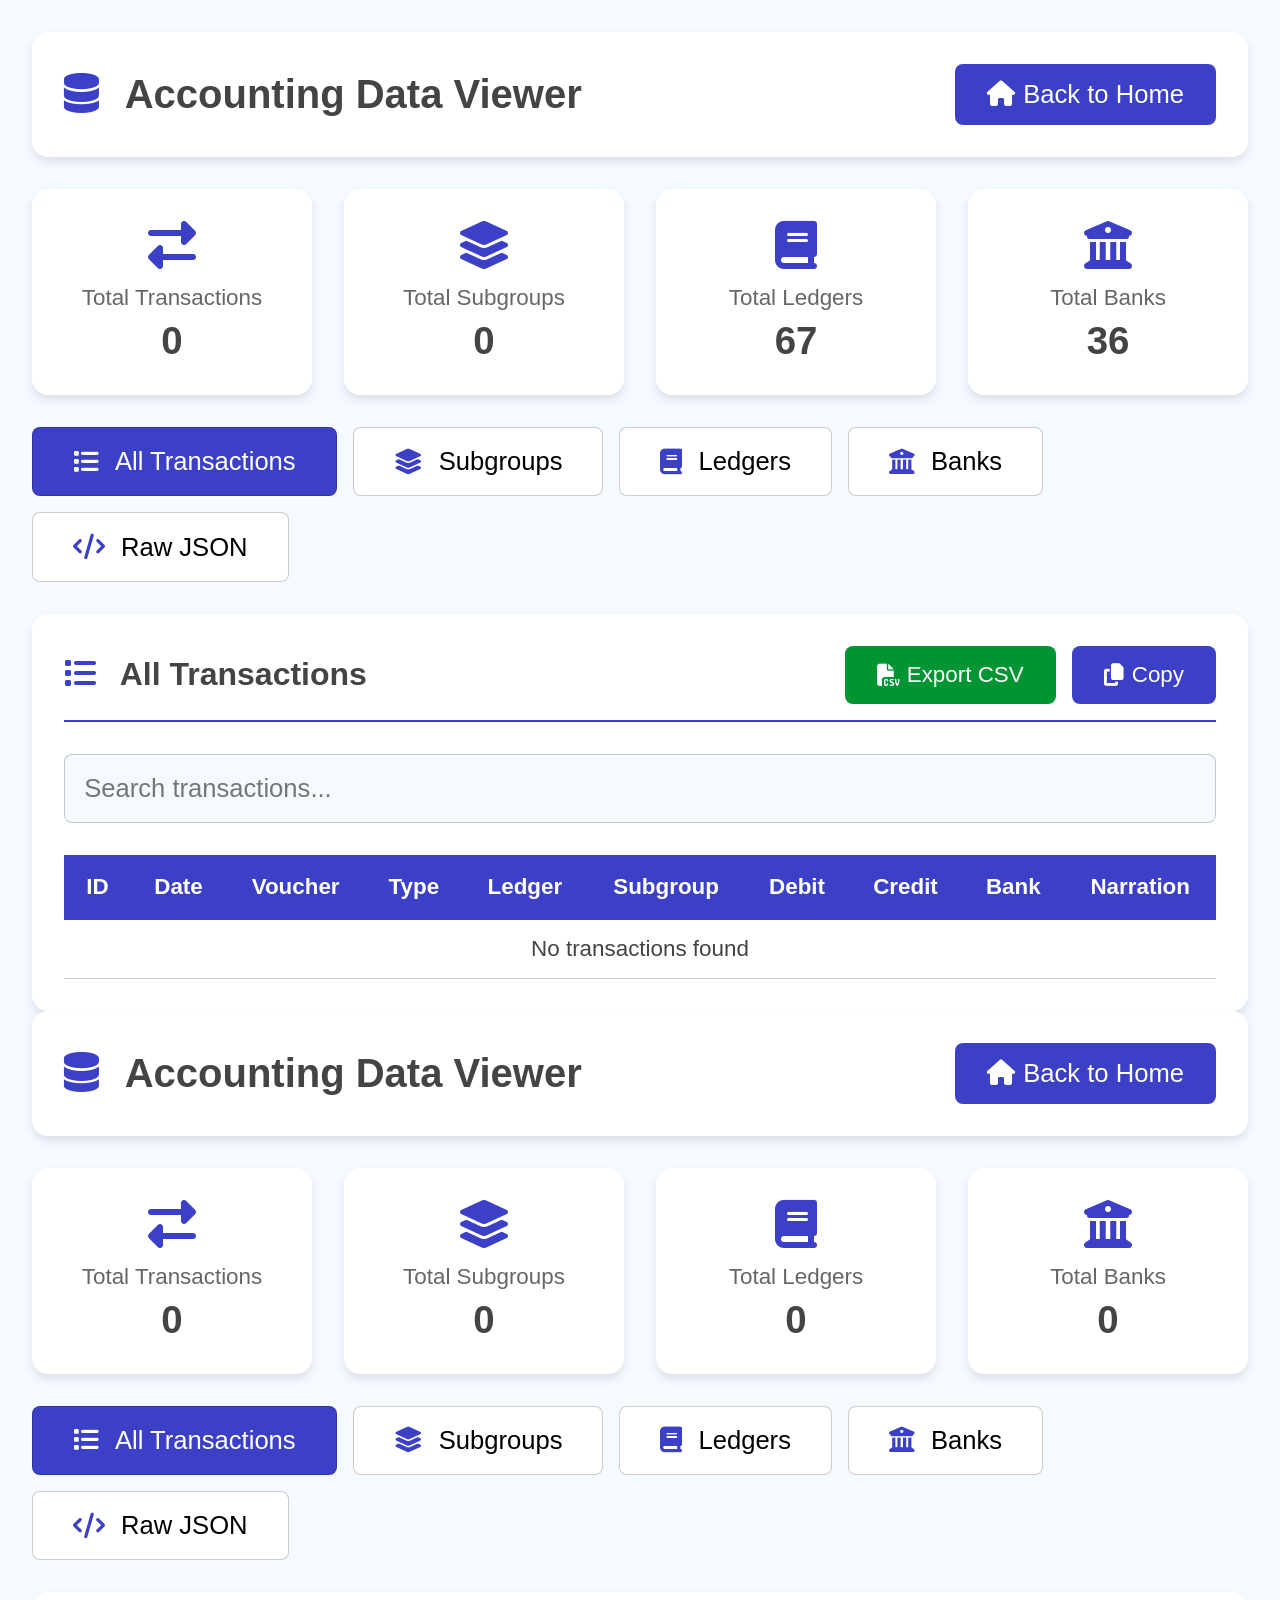
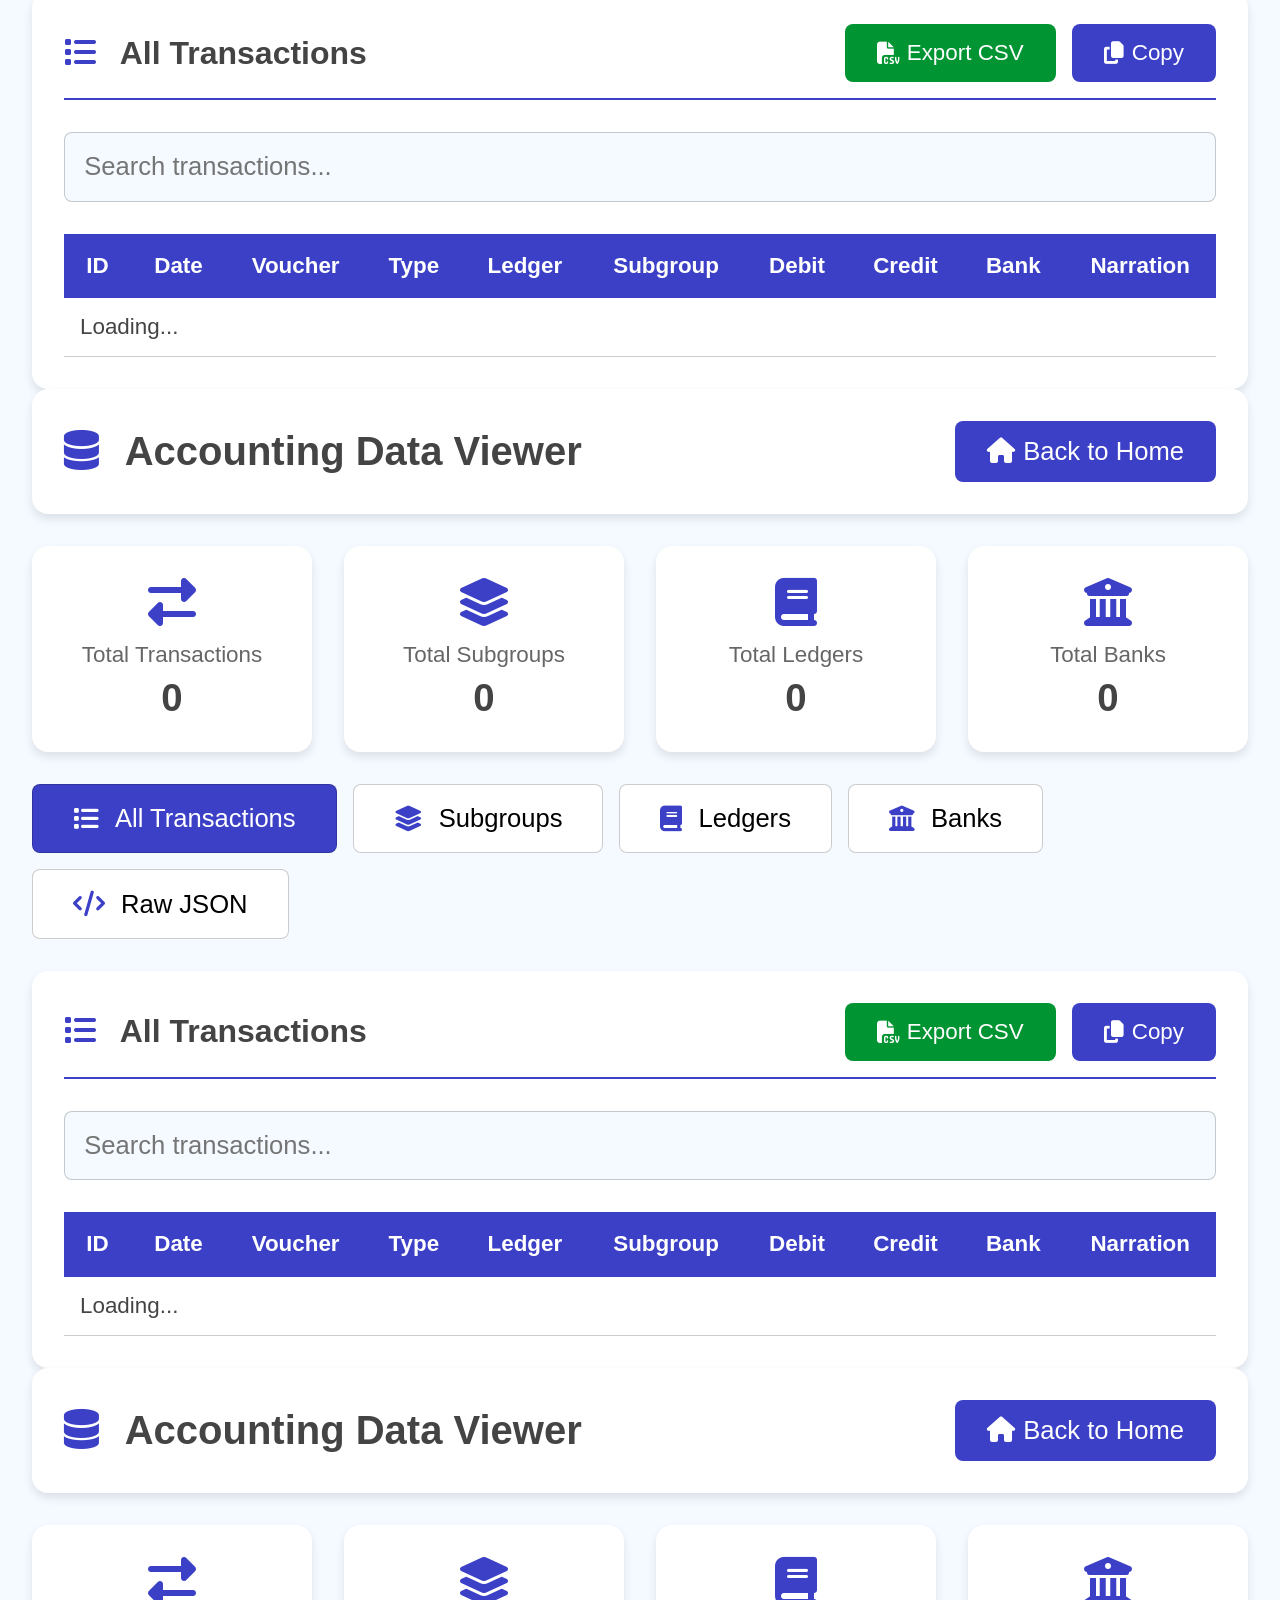
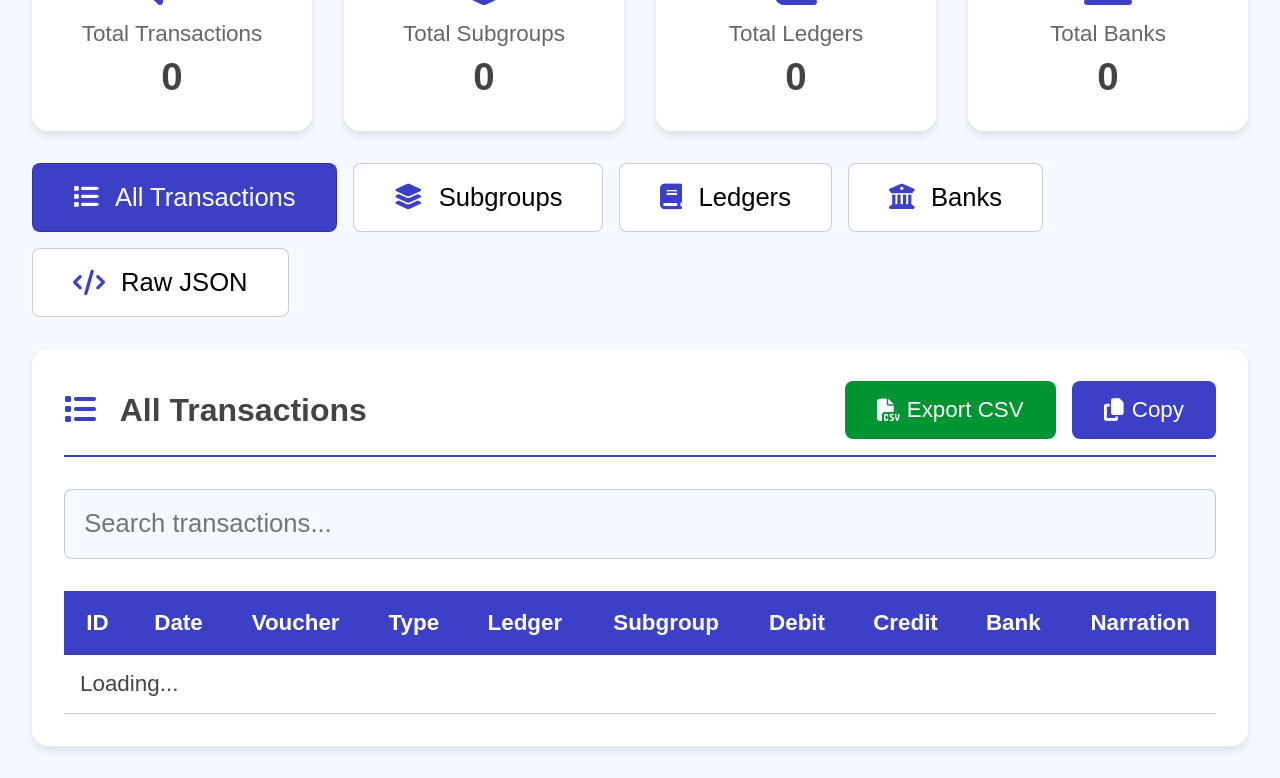
<file: html/Dataview.html>
<!DOCTYPE html>
<html lang="en">
<head>
    <meta charset="UTF-8">
    <meta name="viewport" content="width=device-width, initial-scale=1.0">
    <title>Data Viewer - Khoium's Accounting</title>
    
    <!-- Font Awesome -->
    <link rel="stylesheet" href="https://cdnjs.cloudflare.com/ajax/libs/font-awesome/6.4.0/css/all.min.css">
    
    <style>
        * {
            margin: 0;
            padding: 0;
            box-sizing: border-box;
            font-family: 'Segoe UI', Tahoma, Geneva, Verdana, sans-serif;
        }

        :root {
            --main-color: #3c40c6;
            --secondary-color: #009432;
            --white: #fff;
            --black: #444;
            --light-color: #666;
            --bg-color: #f4faff;
            --border: 1px solid rgba(0,0,0,.2);
            --box-shadow: 0 5px 10px rgba(0,0,0,.1);
        }

        body {
            background: var(--bg-color);
            padding: 2rem;
        }

        .container {
            max-width: 1400px;
            margin: 0 auto;
        }

        .header {
            background: var(--white);
            padding: 2rem;
            border-radius: 1rem;
            box-shadow: var(--box-shadow);
            margin-bottom: 2rem;
            display: flex;
            justify-content: space-between;
            align-items: center;
        }

        .header h1 {
            font-size: 2.5rem;
            color: var(--black);
        }

        .header h1 i {
            color: var(--main-color);
            margin-right: 1rem;
        }

        .back-btn {
            background: var(--main-color);
            color: var(--white);
            padding: 1rem 2rem;
            border-radius: .5rem;
            text-decoration: none;
            font-size: 1.6rem;
            transition: all .3s ease;
        }

        .back-btn:hover {
            background: var(--secondary-color);
            transform: translateY(-2px);
        }

        .stats-grid {
            display: grid;
            grid-template-columns: repeat(auto-fit, minmax(250px, 1fr));
            gap: 2rem;
            margin-bottom: 2rem;
        }

        .stat-card {
            background: var(--white);
            padding: 2rem;
            border-radius: 1rem;
            box-shadow: var(--box-shadow);
            text-align: center;
        }

        .stat-card i {
            font-size: 3rem;
            color: var(--main-color);
            margin-bottom: 1rem;
        }

        .stat-card .label {
            font-size: 1.4rem;
            color: var(--light-color);
            margin-bottom: .5rem;
        }

        .stat-card .value {
            font-size: 2.4rem;
            font-weight: bold;
            color: var(--black);
        }

        .tabs {
            display: flex;
            gap: 1rem;
            margin-bottom: 2rem;
            flex-wrap: wrap;
        }

        .tab-btn {
            padding: 1.2rem 2.5rem;
            font-size: 1.6rem;
            background: var(--white);
            border: var(--border);
            border-radius: .5rem;
            cursor: pointer;
            transition: all .3s ease;
            display: flex;
            align-items: center;
            gap: 1rem;
        }

        .tab-btn i {
            color: var(--main-color);
        }

        .tab-btn:hover {
            background: var(--main-color);
            color: var(--white);
        }

        .tab-btn:hover i {
            color: var(--white);
        }

        .tab-btn.active {
            background: var(--main-color);
            color: var(--white);
        }

        .tab-btn.active i {
            color: var(--white);
        }

        .data-section {
            display: none;
            background: var(--white);
            padding: 2rem;
            border-radius: 1rem;
            box-shadow: var(--box-shadow);
        }

        .data-section.active {
            display: block;
        }

        .section-header {
            display: flex;
            justify-content: space-between;
            align-items: center;
            margin-bottom: 2rem;
            padding-bottom: 1rem;
            border-bottom: 2px solid var(--main-color);
        }

        .section-header h2 {
            font-size: 2rem;
            color: var(--black);
        }

        .section-header h2 i {
            color: var(--main-color);
            margin-right: 1rem;
        }

        .action-btns {
            display: flex;
            gap: 1rem;
        }

        .btn {
            padding: 1rem 2rem;
            font-size: 1.4rem;
            border: none;
            border-radius: .5rem;
            cursor: pointer;
            transition: all .3s ease;
            display: inline-flex;
            align-items: center;
            gap: .5rem;
        }

        .btn-primary {
            background: var(--main-color);
            color: var(--white);
        }

        .btn-primary:hover {
            background: #2a2e8c;
            transform: translateY(-2px);
        }

        .btn-success {
            background: var(--secondary-color);
            color: var(--white);
        }

        .btn-success:hover {
            background: #007a28;
            transform: translateY(-2px);
        }

        .btn-danger {
            background: #dc3545;
            color: var(--white);
        }

        .btn-danger:hover {
            background: #bb2d3b;
            transform: translateY(-2px);
        }

        .search-box {
            margin-bottom: 2rem;
        }

        .search-box input {
            width: 100%;
            padding: 1.2rem;
            font-size: 1.6rem;
            border: var(--border);
            border-radius: .5rem;
            background: var(--bg-color);
        }

        .search-box input:focus {
            border-color: var(--main-color);
            outline: none;
        }

        .table-container {
            overflow-x: auto;
            max-height: 500px;
            overflow-y: auto;
        }

        table {
            width: 100%;
            border-collapse: collapse;
            font-size: 1.4rem;
        }

        th {
            background: var(--main-color);
            color: var(--white);
            padding: 1.2rem;
            position: sticky;
            top: 0;
            z-index: 10;
        }

        td {
            padding: 1rem;
            border-bottom: var(--border);
            color: var(--black);
        }

        tr:hover {
            background: var(--bg-color);
        }

        .subgroup-badge {
            background: var(--secondary-color);
            color: white;
            padding: 0.3rem 0.8rem;
            border-radius: 2rem;
            font-size: 1.2rem;
            display: inline-block;
        }

        .type-badge {
            padding: 0.3rem 0.8rem;
            border-radius: 2rem;
            font-size: 1.2rem;
            font-weight: bold;
        }

        .type-payment {
            background: #ffc107;
            color: #000;
        }

        .type-receipt {
            background: #28a745;
            color: white;
        }

        .type-journal {
            background: #17a2b8;
            color: white;
        }

        .json-viewer {
            background: #1e1e1e;
            color: #d4d4d4;
            padding: 2rem;
            border-radius: .5rem;
            font-family: monospace;
            font-size: 1.4rem;
            overflow-x: auto;
            white-space: pre-wrap;
        }

        .summary-grid {
            display: grid;
            grid-template-columns: repeat(auto-fit, minmax(300px, 1fr));
            gap: 2rem;
            margin-bottom: 2rem;
        }

        .summary-card {
            background: var(--bg-color);
            padding: 1.5rem;
            border-radius: .5rem;
        }

        .summary-card h3 {
            font-size: 1.8rem;
            color: var(--main-color);
            margin-bottom: 1rem;
        }

        .summary-card ul {
            list-style: none;
        }

        .summary-card li {
            font-size: 1.4rem;
            padding: .5rem 0;
            border-bottom: 1px dashed #ddd;
            display: flex;
            justify-content: space-between;
        }
    </style>
</head>
<body>
    <div class="container">
        <!-- Header -->
        <div class="header">
            <h1>
                <i class="fas fa-database"></i>
                Accounting Data Viewer
            </h1>
            <a href="index.html" class="back-btn">
                <i class="fas fa-home"></i> Back to Home
            </a>
        </div>

        <!-- Stats Cards -->
        <div class="stats-grid">
            <div class="stat-card">
                <i class="fas fa-exchange-alt"></i>
                <div class="label">Total Transactions</div>
                <div class="value" id="total-transactions">0</div>
            </div>
            <div class="stat-card">
                <i class="fas fa-layer-group"></i>
                <div class="label">Total Subgroups</div>
                <div class="value" id="total-subgroups">0</div>
            </div>
            <div class="stat-card">
                <i class="fas fa-book"></i>
                <div class="label">Total Ledgers</div>
                <div class="value" id="total-ledgers">0</div>
            </div>
            <div class="stat-card">
                <i class="fas fa-university"></i>
                <div class="label">Total Banks</div>
                <div class="value" id="total-banks">0</div>
            </div>
        </div>

        <!-- Tabs -->
        <div class="tabs">
            <button class="tab-btn active" onclick="switchTab('transactions')">
                <i class="fas fa-list"></i> All Transactions
            </button>
            <button class="tab-btn" onclick="switchTab('subgroups')">
                <i class="fas fa-layer-group"></i> Subgroups
            </button>
            <button class="tab-btn" onclick="switchTab('ledgers')">
                <i class="fas fa-book"></i> Ledgers
            </button>
            <button class="tab-btn" onclick="switchTab('banks')">
                <i class="fas fa-university"></i> Banks
            </button>
            <button class="tab-btn" onclick="switchTab('json')">
                <i class="fas fa-code"></i> Raw JSON
            </button>
        </div>

        <!-- Transactions Section -->
        <div id="transactions-section" class="data-section active">
            <div class="section-header">
                <h2><i class="fas fa-list"></i> All Transactions</h2>
                <div class="action-btns">
                    <button class="btn btn-success" onclick="exportToCSV('transactions')">
                        <i class="fas fa-file-csv"></i> Export CSV
                    </button>
                    <button class="btn btn-primary" onclick="copyToClipboard('transactions')">
                        <i class="fas fa-copy"></i> Copy
                    </button>
                </div>
            </div>
            
            <div class="search-box">
                <input type="text" id="transaction-search" placeholder="Search transactions..." onkeyup="filterTransactions()">
            </div>

            <div class="table-container">
                <table id="transactions-table">
                    <thead>
                        <tr>
                            <th>ID</th>
                            <th>Date</th>
                            <th>Voucher</th>
                            <th>Type</th>
                            <th>Ledger</th>
                            <th>Subgroup</th>
                            <th>Debit</th>
                            <th>Credit</th>
                            <th>Bank</th>
                            <th>Narration</th>
                        </tr>
                    </thead>
                    <tbody id="transactions-body">
                        <tr><td colspan="10">Loading...</td></tr>
                    </tbody>
                </table>
            </div>
        </div>

        <!-- Subgroups Section -->
        <div id="subgroups-section" class="data-section">
            <div class="section-header">
                <h2><i class="fas fa-layer-group"></i> Subgroups Summary</h2>
                <div class="action-btns">
                    <button class="btn btn-success" onclick="exportToCSV('subgroups')">
                        <i class="fas fa-file-csv"></i> Export CSV
                    </button>
                </div>
            </div>

            <div class="summary-grid" id="subgroups-summary">
                <!-- Will be filled by JavaScript -->
            </div>

            <div class="table-container">
                <table>
                    <thead>
                        <tr>
                            <th>Subgroup</th>
                            <th>Count</th>
                            <th>Ledgers</th>
                            <th>Total Debit</th>
                            <th>Total Credit</th>
                            <th>Net Balance</th>
                        </tr>
                    </thead>
                    <tbody id="subgroups-body">
                        <tr><td colspan="6">Loading...</td></tr>
                    </tbody>
                </table>
            </div>
        </div>

        <!-- Ledgers Section -->
        <div id="ledgers-section" class="data-section">
            <div class="section-header">
                <h2><i class="fas fa-book"></i> Ledgers</h2>
                <div class="action-btns">
                    <button class="btn btn-success" onclick="exportToCSV('ledgers')">
                        <i class="fas fa-file-csv"></i> Export CSV
                    </button>
                </div>
            </div>

            <div class="table-container">
                <table>
                    <thead>
                        <tr>
                            <th>ID</th>
                            <th>Name</th>
                            <th>Type</th>
                            <th>Category</th>
                            <th>Group</th>
                        </tr>
                    </thead>
                    <tbody id="ledgers-body">
                        <tr><td colspan="5">Loading...</td></tr>
                    </tbody>
                </table>
            </div>
        </div>

        <!-- Banks Section -->
        <div id="banks-section" class="data-section">
            <div class="section-header">
                <h2><i class="fas fa-university"></i> Banks</h2>
                <div class="action-btns">
                    <button class="btn btn-success" onclick="exportToCSV('banks')">
                        <i class="fas fa-file-csv"></i> Export CSV
                    </button>
                </div>
            </div>

            <div class="table-container">
                <table>
                    <thead>
                        <tr>
                            <th>ID</th>
                            <th>Name</th>
                            <th>Display Name</th>
                            <th>Account No</th>
                        </tr>
                    </thead>
                    <tbody id="banks-body">
                        <tr><td colspan="4">Loading...</td></tr>
                    </tbody>
                </table>
            </div>
        </div>

        <!-- JSON Section -->
        <div id="json-section" class="data-section">
            <div class="section-header">
                <h2><i class="fas fa-code"></i> Raw JSON Data</h2>
                <div class="action-btns">
                    <button class="btn btn-primary" onclick="copyRawJSON()">
                        <i class="fas fa-copy"></i> Copy JSON
                    </button>
                    <button class="btn btn-success" onclick="downloadJSON()">
                        <i class="fas fa-download"></i> Download
                    </button>
                </div>
            </div>
            <div class="json-viewer" id="json-viewer">
                Loading...
            </div>
        </div>
    </div>

    <!-- Scripts -->
    <script src="js/accounting.js"></script>
    <script src="js/utils.js"></script>
    <script>
        // Switch between tabs
        function switchTab(tabName) {
            // Update tab buttons
            document.querySelectorAll('.tab-btn').forEach(btn => btn.classList.remove('active'));
            event.target.classList.add('active');
            
            // Show selected section
            document.querySelectorAll('.data-section').forEach(section => section.classList.remove('active'));
            document.getElementById(`${tabName}-section`).classList.add('active');
            
            // Load data for the tab
            if (tabName === 'transactions') loadTransactions();
            else if (tabName === 'subgroups') loadSubgroups();
            else if (tabName === 'ledgers') loadLedgers();
            else if (tabName === 'banks') loadBanks();
            else if (tabName === 'json') loadJSON();
        }

        // Load all transactions
        function loadTransactions() {
            const tbody = document.getElementById('transactions-body');
            if (!transactions || transactions.length === 0) {
                tbody.innerHTML = '<tr><td colspan="10" style="text-align: center;">No transactions found</td></tr>';
                updateStats();
                return;
            }

            let html = '';
            transactions.slice().reverse().forEach(t => {
                html += `
                    <tr>
                        <td>${t.id}</td>
                        <td>${t.date}</td>
                        <td>${t.voucher || '-'}</td>
                        <td><span class="type-badge type-${t.type}">${t.type}</span></td>
                        <td>${t.ledger}</td>
                        <td>${t.subgroup ? `<span class="subgroup-badge">${t.subgroup}</span>` : '-'}</td>
                        <td>${t.debit ? t.debit.toFixed(2) : '-'}</td>
                        <td>${t.credit ? t.credit.toFixed(2) : '-'}</td>
                        <td>${t.bank_name || '-'}</td>
                        <td>${t.narration ? t.narration.substring(0, 30) + '...' : '-'}</td>
                    </tr>
                `;
            });
            tbody.innerHTML = html;
            updateStats();
        }

        // Load subgroups summary
        function loadSubgroups() {
            const subgroups = {};
            transactions.forEach(t => {
                if (t.subgroup) {
                    if (!subgroups[t.subgroup]) {
                        subgroups[t.subgroup] = {
                            count: 0,
                            ledgers: new Set(),
                            debit: 0,
                            credit: 0
                        };
                    }
                    subgroups[t.subgroup].count++;
                    subgroups[t.subgroup].ledgers.add(t.ledger);
                    subgroups[t.subgroup].debit += t.debit || 0;
                    subgroups[t.subgroup].credit += t.credit || 0;
                }
            });

            // Summary cards
            const summaryGrid = document.getElementById('subgroups-summary');
            let summaryHTML = '';
            Object.keys(subgroups).forEach(subgroup => {
                const data = subgroups[subgroup];
                const net = data.debit - data.credit;
                summaryHTML += `
                    <div class="summary-card">
                        <h3>${subgroup}</h3>
                        <ul>
                            <li><span>Transactions:</span> <strong>${data.count}</strong></li>
                            <li><span>Ledgers:</span> <strong>${data.ledgers.size}</strong></li>
                            <li><span>Total Debit:</span> <strong>${data.debit.toFixed(2)}</strong></li>
                            <li><span>Total Credit:</span> <strong>${data.credit.toFixed(2)}</strong></li>
                            <li><span>Net Balance:</span> <strong style="color: ${net >= 0 ? '#28a745' : '#dc3545'}">${net.toFixed(2)}</strong></li>
                        </ul>
                    </div>
                `;
            });
            summaryGrid.innerHTML = summaryHTML || '<p>No subgroups found</p>';

            // Table
            const tbody = document.getElementById('subgroups-body');
            let tableHTML = '';
            Object.keys(subgroups).sort().forEach(subgroup => {
                const data = subgroups[subgroup];
                const net = data.debit - data.credit;
                tableHTML += `
                    <tr>
                        <td><strong>${subgroup}</strong></td>
                        <td>${data.count}</td>
                        <td>${data.ledgers.size}</td>
                        <td>${data.debit.toFixed(2)}</td>
                        <td>${data.credit.toFixed(2)}</td>
                        <td style="color: ${net >= 0 ? '#28a745' : '#dc3545'}">${net.toFixed(2)}</td>
                    </tr>
                `;
            });
            tbody.innerHTML = tableHTML || '<tr><td colspan="6">No subgroups found</td></tr>';
        }

        // Load ledgers
        function loadLedgers() {
            const tbody = document.getElementById('ledgers-body');
            if (!ledgers || ledgers.length === 0) {
                tbody.innerHTML = '<tr><td colspan="5">No ledgers found</td></tr>';
                return;
            }

            let html = '';
            ledgers.forEach(l => {
                html += `
                    <tr>
                        <td>${l.id}</td>
                        <td>${l.name}</td>
                        <td>${l.type}</td>
                        <td>${l.category || '-'}</td>
                        <td>${l.group || '-'}</td>
                    </tr>
                `;
            });
            tbody.innerHTML = html;
        }

        // Load banks
        function loadBanks() {
            const tbody = document.getElementById('banks-body');
            if (!banks || banks.length === 0) {
                tbody.innerHTML = '<tr><td colspan="4">No banks found</td></tr>';
                return;
            }

            let html = '';
            banks.forEach(b => {
                html += `
                    <tr>
                        <td>${b.id}</td>
                        <td>${b.name}</td>
                        <td>${b.displayName || '-'}</td>
                        <td>${b.accountNo || '-'}</td>
                    </tr>
                `;
            });
            tbody.innerHTML = html;
        }

        // Load JSON
        function loadJSON() {
            const data = {
                transactions: transactions,
                ledgers: ledgers,
                banks: banks,
                stats: {
                    total_transactions: transactions.length,
                    total_ledgers: ledgers.length,
                    total_banks: banks.length,
                    total_subgroups: new Set(transactions.map(t => t.subgroup).filter(Boolean)).size
                }
            };
            document.getElementById('json-viewer').textContent = JSON.stringify(data, null, 2);
        }

        // Update stats
        function updateStats() {
            document.getElementById('total-transactions').textContent = transactions.length;
            document.getElementById('total-subgroups').textContent = new Set(transactions.map(t => t.subgroup).filter(Boolean)).size;
            document.getElementById('total-ledgers').textContent = ledgers.length;
            document.getElementById('total-banks').textContent = banks.length;
        }

        // Filter transactions
        function filterTransactions() {
            const search = document.getElementById('transaction-search').value.toLowerCase();
            const rows = document.querySelectorAll('#transactions-body tr');
            
            rows.forEach(row => {
                const text = row.textContent.toLowerCase();
                row.style.display = text.includes(search) ? '' : 'none';
            });
        }

        // Export to CSV
        function exportToCSV(type) {
            let csv = '';
            let filename = '';
            
            if (type === 'transactions') {
                csv = 'ID,Date,Voucher,Type,Ledger,Subgroup,Debit,Credit,Bank,Narration\n';
                transactions.forEach(t => {
                    csv += `${t.id},${t.date},${t.voucher || ''},${t.type},${t.ledger},${t.subgroup || ''},${t.debit || 0},${t.credit || 0},${t.bank_name || ''},"${t.narration || ''}"\n`;
                });
                filename = 'transactions.csv';
            } else if (type === 'subgroups') {
                csv = 'Subgroup,Count,Ledgers,Total Debit,Total Credit,Net Balance\n';
                const subgroups = {};
                transactions.forEach(t => {
                    if (t.subgroup) {
                        if (!subgroups[t.subgroup]) subgroups[t.subgroup] = { count:0, ledgers:new Set(), debit:0, credit:0 };
                        subgroups[t.subgroup].count++;
                        subgroups[t.subgroup].ledgers.add(t.ledger);
                        subgroups[t.subgroup].debit += t.debit || 0;
                        subgroups[t.subgroup].credit += t.credit || 0;
                    }
                });
                Object.keys(subgroups).forEach(s => {
                    const data = subgroups[s];
                    const net = data.debit - data.credit;
                    csv += `${s},${data.count},${data.ledgers.size},${data.debit.toFixed(2)},${data.credit.toFixed(2)},${net.toFixed(2)}\n`;
                });
                filename = 'subgroups.csv';
            }

            const blob = new Blob([csv], { type: 'text/csv' });
            const url = window.URL.createObjectURL(blob);
            const a = document.createElement('a');
            a.href = url;
            a.download = filename;
            a.click();
            window.URL.revokeObjectURL(url);
        }

        // Copy to clipboard
        function copyToClipboard(type) {
            let text = '';
            if (type === 'transactions') {
                text = JSON.stringify(transactions, null, 2);
            }
            navigator.clipboard.writeText(text).then(() => {
                alert('Copied to clipboard!');
            });
        }

        function copyRawJSON() {
            const data = {
                transactions: transactions,
                ledgers: ledgers,
                banks: banks
            };
            navigator.clipboard.writeText(JSON.stringify(data, null, 2)).then(() => {
                alert('JSON copied to clipboard!');
            });
        }

        function downloadJSON() {
            const data = {
                transactions: transactions,
                ledgers: ledgers,
                banks: banks
            };
            const blob = new Blob([JSON.stringify(data, null, 2)], { type: 'application/json' });
            const url = window.URL.createObjectURL(blob);
            const a = document.createElement('a');
            a.href = url;
            a.download = `accounting-data-${new Date().toISOString().split('T')[0]}.json`;
            a.click();
            window.URL.revokeObjectURL(url);
        }

        // Initialize on load
        document.addEventListener('DOMContentLoaded', function() {
            setTimeout(() => {
                loadTransactions();
                updateStats();
            }, 500);
        });
    </script>
    <script>
    // Safety checks for all pages
    document.addEventListener('DOMContentLoaded', function() {
        // Ensure transactions array exists
        if (typeof transactions === 'undefined') {
            window.transactions = [];
        }
        
        // Ensure ledgers array exists
        if (typeof ledgers === 'undefined') {
            window.ledgers = [];
        }
        
        // Ensure banks array exists
        if (typeof banks === 'undefined') {
            window.banks = [];
        }
        
        // Ensure customSubGroups array exists
        if (typeof customSubGroups === 'undefined') {
            window.customSubGroups = [];
        }
        
        console.log('Safety checks completed');
    });
</script>
<!-- Dark Mode Initialization -->
<script>
    // Initialize dark mode when page loads
    document.addEventListener('DOMContentLoaded', function() {
        // Initialize dark mode if function exists
        if (typeof initDarkMode === 'function') {
            initDarkMode();
        }
        
        // Setup dark mode toggle button
        const toggleBtn = document.getElementById('darkModeToggle');
        if (toggleBtn) {
            toggleBtn.addEventListener('click', function() {
                if (typeof toggleDarkMode === 'function') {
                    toggleDarkMode();
                }
            });
        }
        
        // Setup dark mode settings button
        const settingsBtn = document.getElementById('darkModeSettingsBtn');
        if (settingsBtn && typeof showDarkModeSettings === 'function') {
            settingsBtn.addEventListener('click', function() {
                showDarkModeSettings();
            });
        }
        
        // Setup keyboard shortcut
        if (typeof setupDarkModeKeyboardShortcut === 'function') {
            setupDarkModeKeyboardShortcut();
        }
    });
</script>
</body>
</html><!DOCTYPE html>
<html lang="en">
<head>
    <meta charset="UTF-8">
    <meta name="viewport" content="width=device-width, initial-scale=1.0">
    <title>Data Viewer - Khoium's Accounting</title>
    
    <!-- Font Awesome -->
    <link rel="stylesheet" href="https://cdnjs.cloudflare.com/ajax/libs/font-awesome/6.4.0/css/all.min.css">
    
    <style>
        * {
            margin: 0;
            padding: 0;
            box-sizing: border-box;
            font-family: 'Segoe UI', Tahoma, Geneva, Verdana, sans-serif;
        }

        :root {
            --main-color: #3c40c6;
            --secondary-color: #009432;
            --white: #fff;
            --black: #444;
            --light-color: #666;
            --bg-color: #f4faff;
            --border: 1px solid rgba(0,0,0,.2);
            --box-shadow: 0 5px 10px rgba(0,0,0,.1);
        }

        body {
            background: var(--bg-color);
            padding: 2rem;
        }

        .container {
            max-width: 1400px;
            margin: 0 auto;
        }

        .header {
            background: var(--white);
            padding: 2rem;
            border-radius: 1rem;
            box-shadow: var(--box-shadow);
            margin-bottom: 2rem;
            display: flex;
            justify-content: space-between;
            align-items: center;
        }

        .header h1 {
            font-size: 2.5rem;
            color: var(--black);
        }

        .header h1 i {
            color: var(--main-color);
            margin-right: 1rem;
        }

        .back-btn {
            background: var(--main-color);
            color: var(--white);
            padding: 1rem 2rem;
            border-radius: .5rem;
            text-decoration: none;
            font-size: 1.6rem;
            transition: all .3s ease;
        }

        .back-btn:hover {
            background: var(--secondary-color);
            transform: translateY(-2px);
        }

        .stats-grid {
            display: grid;
            grid-template-columns: repeat(auto-fit, minmax(250px, 1fr));
            gap: 2rem;
            margin-bottom: 2rem;
        }

        .stat-card {
            background: var(--white);
            padding: 2rem;
            border-radius: 1rem;
            box-shadow: var(--box-shadow);
            text-align: center;
        }

        .stat-card i {
            font-size: 3rem;
            color: var(--main-color);
            margin-bottom: 1rem;
        }

        .stat-card .label {
            font-size: 1.4rem;
            color: var(--light-color);
            margin-bottom: .5rem;
        }

        .stat-card .value {
            font-size: 2.4rem;
            font-weight: bold;
            color: var(--black);
        }

        .tabs {
            display: flex;
            gap: 1rem;
            margin-bottom: 2rem;
            flex-wrap: wrap;
        }

        .tab-btn {
            padding: 1.2rem 2.5rem;
            font-size: 1.6rem;
            background: var(--white);
            border: var(--border);
            border-radius: .5rem;
            cursor: pointer;
            transition: all .3s ease;
            display: flex;
            align-items: center;
            gap: 1rem;
        }

        .tab-btn i {
            color: var(--main-color);
        }

        .tab-btn:hover {
            background: var(--main-color);
            color: var(--white);
        }

        .tab-btn:hover i {
            color: var(--white);
        }

        .tab-btn.active {
            background: var(--main-color);
            color: var(--white);
        }

        .tab-btn.active i {
            color: var(--white);
        }

        .data-section {
            display: none;
            background: var(--white);
            padding: 2rem;
            border-radius: 1rem;
            box-shadow: var(--box-shadow);
        }

        .data-section.active {
            display: block;
        }

        .section-header {
            display: flex;
            justify-content: space-between;
            align-items: center;
            margin-bottom: 2rem;
            padding-bottom: 1rem;
            border-bottom: 2px solid var(--main-color);
        }

        .section-header h2 {
            font-size: 2rem;
            color: var(--black);
        }

        .section-header h2 i {
            color: var(--main-color);
            margin-right: 1rem;
        }

        .action-btns {
            display: flex;
            gap: 1rem;
        }

        .btn {
            padding: 1rem 2rem;
            font-size: 1.4rem;
            border: none;
            border-radius: .5rem;
            cursor: pointer;
            transition: all .3s ease;
            display: inline-flex;
            align-items: center;
            gap: .5rem;
        }

        .btn-primary {
            background: var(--main-color);
            color: var(--white);
        }

        .btn-primary:hover {
            background: #2a2e8c;
            transform: translateY(-2px);
        }

        .btn-success {
            background: var(--secondary-color);
            color: var(--white);
        }

        .btn-success:hover {
            background: #007a28;
            transform: translateY(-2px);
        }

        .btn-danger {
            background: #dc3545;
            color: var(--white);
        }

        .btn-danger:hover {
            background: #bb2d3b;
            transform: translateY(-2px);
        }

        .search-box {
            margin-bottom: 2rem;
        }

        .search-box input {
            width: 100%;
            padding: 1.2rem;
            font-size: 1.6rem;
            border: var(--border);
            border-radius: .5rem;
            background: var(--bg-color);
        }

        .search-box input:focus {
            border-color: var(--main-color);
            outline: none;
        }

        .table-container {
            overflow-x: auto;
            max-height: 500px;
            overflow-y: auto;
        }

        table {
            width: 100%;
            border-collapse: collapse;
            font-size: 1.4rem;
        }

        th {
            background: var(--main-color);
            color: var(--white);
            padding: 1.2rem;
            position: sticky;
            top: 0;
            z-index: 10;
        }

        td {
            padding: 1rem;
            border-bottom: var(--border);
            color: var(--black);
        }

        tr:hover {
            background: var(--bg-color);
        }

        .subgroup-badge {
            background: var(--secondary-color);
            color: white;
            padding: 0.3rem 0.8rem;
            border-radius: 2rem;
            font-size: 1.2rem;
            display: inline-block;
        }

        .type-badge {
            padding: 0.3rem 0.8rem;
            border-radius: 2rem;
            font-size: 1.2rem;
            font-weight: bold;
        }

        .type-payment {
            background: #ffc107;
            color: #000;
        }

        .type-receipt {
            background: #28a745;
            color: white;
        }

        .type-journal {
            background: #17a2b8;
            color: white;
        }

        .json-viewer {
            background: #1e1e1e;
            color: #d4d4d4;
            padding: 2rem;
            border-radius: .5rem;
            font-family: monospace;
            font-size: 1.4rem;
            overflow-x: auto;
            white-space: pre-wrap;
        }

        .summary-grid {
            display: grid;
            grid-template-columns: repeat(auto-fit, minmax(300px, 1fr));
            gap: 2rem;
            margin-bottom: 2rem;
        }

        .summary-card {
            background: var(--bg-color);
            padding: 1.5rem;
            border-radius: .5rem;
        }

        .summary-card h3 {
            font-size: 1.8rem;
            color: var(--main-color);
            margin-bottom: 1rem;
        }

        .summary-card ul {
            list-style: none;
        }

        .summary-card li {
            font-size: 1.4rem;
            padding: .5rem 0;
            border-bottom: 1px dashed #ddd;
            display: flex;
            justify-content: space-between;
        }
    </style>
</head>
<body>
    <div class="container">
        <!-- Header -->
        <div class="header">
            <h1>
                <i class="fas fa-database"></i>
                Accounting Data Viewer
            </h1>
            <a href="index.html" class="back-btn">
                <i class="fas fa-home"></i> Back to Home
            </a>
        </div>

        <!-- Stats Cards -->
        <div class="stats-grid">
            <div class="stat-card">
                <i class="fas fa-exchange-alt"></i>
                <div class="label">Total Transactions</div>
                <div class="value" id="total-transactions">0</div>
            </div>
            <div class="stat-card">
                <i class="fas fa-layer-group"></i>
                <div class="label">Total Subgroups</div>
                <div class="value" id="total-subgroups">0</div>
            </div>
            <div class="stat-card">
                <i class="fas fa-book"></i>
                <div class="label">Total Ledgers</div>
                <div class="value" id="total-ledgers">0</div>
            </div>
            <div class="stat-card">
                <i class="fas fa-university"></i>
                <div class="label">Total Banks</div>
                <div class="value" id="total-banks">0</div>
            </div>
        </div>

        <!-- Tabs -->
        <div class="tabs">
            <button class="tab-btn active" onclick="switchTab('transactions')">
                <i class="fas fa-list"></i> All Transactions
            </button>
            <button class="tab-btn" onclick="switchTab('subgroups')">
                <i class="fas fa-layer-group"></i> Subgroups
            </button>
            <button class="tab-btn" onclick="switchTab('ledgers')">
                <i class="fas fa-book"></i> Ledgers
            </button>
            <button class="tab-btn" onclick="switchTab('banks')">
                <i class="fas fa-university"></i> Banks
            </button>
            <button class="tab-btn" onclick="switchTab('json')">
                <i class="fas fa-code"></i> Raw JSON
            </button>
        </div>

        <!-- Transactions Section -->
        <div id="transactions-section" class="data-section active">
            <div class="section-header">
                <h2><i class="fas fa-list"></i> All Transactions</h2>
                <div class="action-btns">
                    <button class="btn btn-success" onclick="exportToCSV('transactions')">
                        <i class="fas fa-file-csv"></i> Export CSV
                    </button>
                    <button class="btn btn-primary" onclick="copyToClipboard('transactions')">
                        <i class="fas fa-copy"></i> Copy
                    </button>
                </div>
            </div>
            
            <div class="search-box">
                <input type="text" id="transaction-search" placeholder="Search transactions..." onkeyup="filterTransactions()">
            </div>

            <div class="table-container">
                <table id="transactions-table">
                    <thead>
                        <tr>
                            <th>ID</th>
                            <th>Date</th>
                            <th>Voucher</th>
                            <th>Type</th>
                            <th>Ledger</th>
                            <th>Subgroup</th>
                            <th>Debit</th>
                            <th>Credit</th>
                            <th>Bank</th>
                            <th>Narration</th>
                        </tr>
                    </thead>
                    <tbody id="transactions-body">
                        <tr><td colspan="10">Loading...</td></tr>
                    </tbody>
                </table>
            </div>
        </div>

        <!-- Subgroups Section -->
        <div id="subgroups-section" class="data-section">
            <div class="section-header">
                <h2><i class="fas fa-layer-group"></i> Subgroups Summary</h2>
                <div class="action-btns">
                    <button class="btn btn-success" onclick="exportToCSV('subgroups')">
                        <i class="fas fa-file-csv"></i> Export CSV
                    </button>
                </div>
            </div>

            <div class="summary-grid" id="subgroups-summary">
                <!-- Will be filled by JavaScript -->
            </div>

            <div class="table-container">
                <table>
                    <thead>
                        <tr>
                            <th>Subgroup</th>
                            <th>Count</th>
                            <th>Ledgers</th>
                            <th>Total Debit</th>
                            <th>Total Credit</th>
                            <th>Net Balance</th>
                        </tr>
                    </thead>
                    <tbody id="subgroups-body">
                        <tr><td colspan="6">Loading...</td></tr>
                    </tbody>
                </table>
            </div>
        </div>

        <!-- Ledgers Section -->
        <div id="ledgers-section" class="data-section">
            <div class="section-header">
                <h2><i class="fas fa-book"></i> Ledgers</h2>
                <div class="action-btns">
                    <button class="btn btn-success" onclick="exportToCSV('ledgers')">
                        <i class="fas fa-file-csv"></i> Export CSV
                    </button>
                </div>
            </div>

            <div class="table-container">
                <table>
                    <thead>
                        <tr>
                            <th>ID</th>
                            <th>Name</th>
                            <th>Type</th>
                            <th>Category</th>
                            <th>Group</th>
                        </tr>
                    </thead>
                    <tbody id="ledgers-body">
                        <tr><td colspan="5">Loading...</td></tr>
                    </tbody>
                </table>
            </div>
        </div>

        <!-- Banks Section -->
        <div id="banks-section" class="data-section">
            <div class="section-header">
                <h2><i class="fas fa-university"></i> Banks</h2>
                <div class="action-btns">
                    <button class="btn btn-success" onclick="exportToCSV('banks')">
                        <i class="fas fa-file-csv"></i> Export CSV
                    </button>
                </div>
            </div>

            <div class="table-container">
                <table>
                    <thead>
                        <tr>
                            <th>ID</th>
                            <th>Name</th>
                            <th>Display Name</th>
                            <th>Account No</th>
                        </tr>
                    </thead>
                    <tbody id="banks-body">
                        <tr><td colspan="4">Loading...</td></tr>
                    </tbody>
                </table>
            </div>
        </div>

        <!-- JSON Section -->
        <div id="json-section" class="data-section">
            <div class="section-header">
                <h2><i class="fas fa-code"></i> Raw JSON Data</h2>
                <div class="action-btns">
                    <button class="btn btn-primary" onclick="copyRawJSON()">
                        <i class="fas fa-copy"></i> Copy JSON
                    </button>
                    <button class="btn btn-success" onclick="downloadJSON()">
                        <i class="fas fa-download"></i> Download
                    </button>
                </div>
            </div>
            <div class="json-viewer" id="json-viewer">
                Loading...
            </div>
        </div>
    </div>

    <!-- Scripts -->
    <script src="js/accounting.js"></script>
    <script src="js/utils.js"></script>
    <script>
        // Switch between tabs
        function switchTab(tabName) {
            // Update tab buttons
            document.querySelectorAll('.tab-btn').forEach(btn => btn.classList.remove('active'));
            event.target.classList.add('active');
            
            // Show selected section
            document.querySelectorAll('.data-section').forEach(section => section.classList.remove('active'));
            document.getElementById(`${tabName}-section`).classList.add('active');
            
            // Load data for the tab
            if (tabName === 'transactions') loadTransactions();
            else if (tabName === 'subgroups') loadSubgroups();
            else if (tabName === 'ledgers') loadLedgers();
            else if (tabName === 'banks') loadBanks();
            else if (tabName === 'json') loadJSON();
        }

        // Load all transactions
        function loadTransactions() {
            const tbody = document.getElementById('transactions-body');
            if (!transactions || transactions.length === 0) {
                tbody.innerHTML = '<tr><td colspan="10" style="text-align: center;">No transactions found</td></tr>';
                updateStats();
                return;
            }

            let html = '';
            transactions.slice().reverse().forEach(t => {
                html += `
                    <tr>
                        <td>${t.id}</td>
                        <td>${t.date}</td>
                        <td>${t.voucher || '-'}</td>
                        <td><span class="type-badge type-${t.type}">${t.type}</span></td>
                        <td>${t.ledger}</td>
                        <td>${t.subgroup ? `<span class="subgroup-badge">${t.subgroup}</span>` : '-'}</td>
                        <td>${t.debit ? t.debit.toFixed(2) : '-'}</td>
                        <td>${t.credit ? t.credit.toFixed(2) : '-'}</td>
                        <td>${t.bank_name || '-'}</td>
                        <td>${t.narration ? t.narration.substring(0, 30) + '...' : '-'}</td>
                    </tr>
                `;
            });
            tbody.innerHTML = html;
            updateStats();
        }

        // Load subgroups summary
        function loadSubgroups() {
            const subgroups = {};
            transactions.forEach(t => {
                if (t.subgroup) {
                    if (!subgroups[t.subgroup]) {
                        subgroups[t.subgroup] = {
                            count: 0,
                            ledgers: new Set(),
                            debit: 0,
                            credit: 0
                        };
                    }
                    subgroups[t.subgroup].count++;
                    subgroups[t.subgroup].ledgers.add(t.ledger);
                    subgroups[t.subgroup].debit += t.debit || 0;
                    subgroups[t.subgroup].credit += t.credit || 0;
                }
            });

            // Summary cards
            const summaryGrid = document.getElementById('subgroups-summary');
            let summaryHTML = '';
            Object.keys(subgroups).forEach(subgroup => {
                const data = subgroups[subgroup];
                const net = data.debit - data.credit;
                summaryHTML += `
                    <div class="summary-card">
                        <h3>${subgroup}</h3>
                        <ul>
                            <li><span>Transactions:</span> <strong>${data.count}</strong></li>
                            <li><span>Ledgers:</span> <strong>${data.ledgers.size}</strong></li>
                            <li><span>Total Debit:</span> <strong>${data.debit.toFixed(2)}</strong></li>
                            <li><span>Total Credit:</span> <strong>${data.credit.toFixed(2)}</strong></li>
                            <li><span>Net Balance:</span> <strong style="color: ${net >= 0 ? '#28a745' : '#dc3545'}">${net.toFixed(2)}</strong></li>
                        </ul>
                    </div>
                `;
            });
            summaryGrid.innerHTML = summaryHTML || '<p>No subgroups found</p>';

            // Table
            const tbody = document.getElementById('subgroups-body');
            let tableHTML = '';
            Object.keys(subgroups).sort().forEach(subgroup => {
                const data = subgroups[subgroup];
                const net = data.debit - data.credit;
                tableHTML += `
                    <tr>
                        <td><strong>${subgroup}</strong></td>
                        <td>${data.count}</td>
                        <td>${data.ledgers.size}</td>
                        <td>${data.debit.toFixed(2)}</td>
                        <td>${data.credit.toFixed(2)}</td>
                        <td style="color: ${net >= 0 ? '#28a745' : '#dc3545'}">${net.toFixed(2)}</td>
                    </tr>
                `;
            });
            tbody.innerHTML = tableHTML || '<tr><td colspan="6">No subgroups found</td></tr>';
        }

        // Load ledgers
        function loadLedgers() {
            const tbody = document.getElementById('ledgers-body');
            if (!ledgers || ledgers.length === 0) {
                tbody.innerHTML = '<tr><td colspan="5">No ledgers found</td></tr>';
                return;
            }

            let html = '';
            ledgers.forEach(l => {
                html += `
                    <tr>
                        <td>${l.id}</td>
                        <td>${l.name}</td>
                        <td>${l.type}</td>
                        <td>${l.category || '-'}</td>
                        <td>${l.group || '-'}</td>
                    </tr>
                `;
            });
            tbody.innerHTML = html;
        }

        // Load banks
        function loadBanks() {
            const tbody = document.getElementById('banks-body');
            if (!banks || banks.length === 0) {
                tbody.innerHTML = '<tr><td colspan="4">No banks found</td></tr>';
                return;
            }

            let html = '';
            banks.forEach(b => {
                html += `
                    <tr>
                        <td>${b.id}</td>
                        <td>${b.name}</td>
                        <td>${b.displayName || '-'}</td>
                        <td>${b.accountNo || '-'}</td>
                    </tr>
                `;
            });
            tbody.innerHTML = html;
        }

        // Load JSON
        function loadJSON() {
            const data = {
                transactions: transactions,
                ledgers: ledgers,
                banks: banks,
                stats: {
                    total_transactions: transactions.length,
                    total_ledgers: ledgers.length,
                    total_banks: banks.length,
                    total_subgroups: new Set(transactions.map(t => t.subgroup).filter(Boolean)).size
                }
            };
            document.getElementById('json-viewer').textContent = JSON.stringify(data, null, 2);
        }

        // Update stats
        function updateStats() {
            document.getElementById('total-transactions').textContent = transactions.length;
            document.getElementById('total-subgroups').textContent = new Set(transactions.map(t => t.subgroup).filter(Boolean)).size;
            document.getElementById('total-ledgers').textContent = ledgers.length;
            document.getElementById('total-banks').textContent = banks.length;
        }

        // Filter transactions
        function filterTransactions() {
            const search = document.getElementById('transaction-search').value.toLowerCase();
            const rows = document.querySelectorAll('#transactions-body tr');
            
            rows.forEach(row => {
                const text = row.textContent.toLowerCase();
                row.style.display = text.includes(search) ? '' : 'none';
            });
        }

        // Export to CSV
        function exportToCSV(type) {
            let csv = '';
            let filename = '';
            
            if (type === 'transactions') {
                csv = 'ID,Date,Voucher,Type,Ledger,Subgroup,Debit,Credit,Bank,Narration\n';
                transactions.forEach(t => {
                    csv += `${t.id},${t.date},${t.voucher || ''},${t.type},${t.ledger},${t.subgroup || ''},${t.debit || 0},${t.credit || 0},${t.bank_name || ''},"${t.narration || ''}"\n`;
                });
                filename = 'transactions.csv';
            } else if (type === 'subgroups') {
                csv = 'Subgroup,Count,Ledgers,Total Debit,Total Credit,Net Balance\n';
                const subgroups = {};
                transactions.forEach(t => {
                    if (t.subgroup) {
                        if (!subgroups[t.subgroup]) subgroups[t.subgroup] = { count:0, ledgers:new Set(), debit:0, credit:0 };
                        subgroups[t.subgroup].count++;
                        subgroups[t.subgroup].ledgers.add(t.ledger);
                        subgroups[t.subgroup].debit += t.debit || 0;
                        subgroups[t.subgroup].credit += t.credit || 0;
                    }
                });
                Object.keys(subgroups).forEach(s => {
                    const data = subgroups[s];
                    const net = data.debit - data.credit;
                    csv += `${s},${data.count},${data.ledgers.size},${data.debit.toFixed(2)},${data.credit.toFixed(2)},${net.toFixed(2)}\n`;
                });
                filename = 'subgroups.csv';
            }

            const blob = new Blob([csv], { type: 'text/csv' });
            const url = window.URL.createObjectURL(blob);
            const a = document.createElement('a');
            a.href = url;
            a.download = filename;
            a.click();
            window.URL.revokeObjectURL(url);
        }

        // Copy to clipboard
        function copyToClipboard(type) {
            let text = '';
            if (type === 'transactions') {
                text = JSON.stringify(transactions, null, 2);
            }
            navigator.clipboard.writeText(text).then(() => {
                alert('Copied to clipboard!');
            });
        }

        function copyRawJSON() {
            const data = {
                transactions: transactions,
                ledgers: ledgers,
                banks: banks
            };
            navigator.clipboard.writeText(JSON.stringify(data, null, 2)).then(() => {
                alert('JSON copied to clipboard!');
            });
        }

        function downloadJSON() {
            const data = {
                transactions: transactions,
                ledgers: ledgers,
                banks: banks
            };
            const blob = new Blob([JSON.stringify(data, null, 2)], { type: 'application/json' });
            const url = window.URL.createObjectURL(blob);
            const a = document.createElement('a');
            a.href = url;
            a.download = `accounting-data-${new Date().toISOString().split('T')[0]}.json`;
            a.click();
            window.URL.revokeObjectURL(url);
        }

        // Initialize on load
        document.addEventListener('DOMContentLoaded', function() {
            setTimeout(() => {
                loadTransactions();
                updateStats();
            }, 500);
        });
    </script>
    <script>
    // Safety checks for all pages
    document.addEventListener('DOMContentLoaded', function() {
        // Ensure transactions array exists
        if (typeof transactions === 'undefined') {
            window.transactions = [];
        }
        
        // Ensure ledgers array exists
        if (typeof ledgers === 'undefined') {
            window.ledgers = [];
        }
        
        // Ensure banks array exists
        if (typeof banks === 'undefined') {
            window.banks = [];
        }
        
        // Ensure customSubGroups array exists
        if (typeof customSubGroups === 'undefined') {
            window.customSubGroups = [];
        }
        
        console.log('Safety checks completed');
    });
</script>
<!-- Dark Mode Initialization -->
<script>
    // Initialize dark mode when page loads
    document.addEventListener('DOMContentLoaded', function() {
        // Initialize dark mode if function exists
        if (typeof initDarkMode === 'function') {
            initDarkMode();
        }
        
        // Setup dark mode toggle button
        const toggleBtn = document.getElementById('darkModeToggle');
        if (toggleBtn) {
            toggleBtn.addEventListener('click', function() {
                if (typeof toggleDarkMode === 'function') {
                    toggleDarkMode();
                }
            });
        }
        
        // Setup dark mode settings button
        const settingsBtn = document.getElementById('darkModeSettingsBtn');
        if (settingsBtn && typeof showDarkModeSettings === 'function') {
            settingsBtn.addEventListener('click', function() {
                showDarkModeSettings();
            });
        }
        
        // Setup keyboard shortcut
        if (typeof setupDarkModeKeyboardShortcut === 'function') {
            setupDarkModeKeyboardShortcut();
        }
    });
</script>
</body>
</html><!DOCTYPE html>
<html lang="en">
<head>
    <meta charset="UTF-8">
    <meta name="viewport" content="width=device-width, initial-scale=1.0">
    <title>Data Viewer - Khoium's Accounting</title>
    
    <!-- Font Awesome -->
    <link rel="stylesheet" href="https://cdnjs.cloudflare.com/ajax/libs/font-awesome/6.4.0/css/all.min.css">
    
    <style>
        * {
            margin: 0;
            padding: 0;
            box-sizing: border-box;
            font-family: 'Segoe UI', Tahoma, Geneva, Verdana, sans-serif;
        }

        :root {
            --main-color: #3c40c6;
            --secondary-color: #009432;
            --white: #fff;
            --black: #444;
            --light-color: #666;
            --bg-color: #f4faff;
            --border: 1px solid rgba(0,0,0,.2);
            --box-shadow: 0 5px 10px rgba(0,0,0,.1);
        }

        body {
            background: var(--bg-color);
            padding: 2rem;
        }

        .container {
            max-width: 1400px;
            margin: 0 auto;
        }

        .header {
            background: var(--white);
            padding: 2rem;
            border-radius: 1rem;
            box-shadow: var(--box-shadow);
            margin-bottom: 2rem;
            display: flex;
            justify-content: space-between;
            align-items: center;
        }

        .header h1 {
            font-size: 2.5rem;
            color: var(--black);
        }

        .header h1 i {
            color: var(--main-color);
            margin-right: 1rem;
        }

        .back-btn {
            background: var(--main-color);
            color: var(--white);
            padding: 1rem 2rem;
            border-radius: .5rem;
            text-decoration: none;
            font-size: 1.6rem;
            transition: all .3s ease;
        }

        .back-btn:hover {
            background: var(--secondary-color);
            transform: translateY(-2px);
        }

        .stats-grid {
            display: grid;
            grid-template-columns: repeat(auto-fit, minmax(250px, 1fr));
            gap: 2rem;
            margin-bottom: 2rem;
        }

        .stat-card {
            background: var(--white);
            padding: 2rem;
            border-radius: 1rem;
            box-shadow: var(--box-shadow);
            text-align: center;
        }

        .stat-card i {
            font-size: 3rem;
            color: var(--main-color);
            margin-bottom: 1rem;
        }

        .stat-card .label {
            font-size: 1.4rem;
            color: var(--light-color);
            margin-bottom: .5rem;
        }

        .stat-card .value {
            font-size: 2.4rem;
            font-weight: bold;
            color: var(--black);
        }

        .tabs {
            display: flex;
            gap: 1rem;
            margin-bottom: 2rem;
            flex-wrap: wrap;
        }

        .tab-btn {
            padding: 1.2rem 2.5rem;
            font-size: 1.6rem;
            background: var(--white);
            border: var(--border);
            border-radius: .5rem;
            cursor: pointer;
            transition: all .3s ease;
            display: flex;
            align-items: center;
            gap: 1rem;
        }

        .tab-btn i {
            color: var(--main-color);
        }

        .tab-btn:hover {
            background: var(--main-color);
            color: var(--white);
        }

        .tab-btn:hover i {
            color: var(--white);
        }

        .tab-btn.active {
            background: var(--main-color);
            color: var(--white);
        }

        .tab-btn.active i {
            color: var(--white);
        }

        .data-section {
            display: none;
            background: var(--white);
            padding: 2rem;
            border-radius: 1rem;
            box-shadow: var(--box-shadow);
        }

        .data-section.active {
            display: block;
        }

        .section-header {
            display: flex;
            justify-content: space-between;
            align-items: center;
            margin-bottom: 2rem;
            padding-bottom: 1rem;
            border-bottom: 2px solid var(--main-color);
        }

        .section-header h2 {
            font-size: 2rem;
            color: var(--black);
        }

        .section-header h2 i {
            color: var(--main-color);
            margin-right: 1rem;
        }

        .action-btns {
            display: flex;
            gap: 1rem;
        }

        .btn {
            padding: 1rem 2rem;
            font-size: 1.4rem;
            border: none;
            border-radius: .5rem;
            cursor: pointer;
            transition: all .3s ease;
            display: inline-flex;
            align-items: center;
            gap: .5rem;
        }

        .btn-primary {
            background: var(--main-color);
            color: var(--white);
        }

        .btn-primary:hover {
            background: #2a2e8c;
            transform: translateY(-2px);
        }

        .btn-success {
            background: var(--secondary-color);
            color: var(--white);
        }

        .btn-success:hover {
            background: #007a28;
            transform: translateY(-2px);
        }

        .btn-danger {
            background: #dc3545;
            color: var(--white);
        }

        .btn-danger:hover {
            background: #bb2d3b;
            transform: translateY(-2px);
        }

        .search-box {
            margin-bottom: 2rem;
        }

        .search-box input {
            width: 100%;
            padding: 1.2rem;
            font-size: 1.6rem;
            border: var(--border);
            border-radius: .5rem;
            background: var(--bg-color);
        }

        .search-box input:focus {
            border-color: var(--main-color);
            outline: none;
        }

        .table-container {
            overflow-x: auto;
            max-height: 500px;
            overflow-y: auto;
        }

        table {
            width: 100%;
            border-collapse: collapse;
            font-size: 1.4rem;
        }

        th {
            background: var(--main-color);
            color: var(--white);
            padding: 1.2rem;
            position: sticky;
            top: 0;
            z-index: 10;
        }

        td {
            padding: 1rem;
            border-bottom: var(--border);
            color: var(--black);
        }

        tr:hover {
            background: var(--bg-color);
        }

        .subgroup-badge {
            background: var(--secondary-color);
            color: white;
            padding: 0.3rem 0.8rem;
            border-radius: 2rem;
            font-size: 1.2rem;
            display: inline-block;
        }

        .type-badge {
            padding: 0.3rem 0.8rem;
            border-radius: 2rem;
            font-size: 1.2rem;
            font-weight: bold;
        }

        .type-payment {
            background: #ffc107;
            color: #000;
        }

        .type-receipt {
            background: #28a745;
            color: white;
        }

        .type-journal {
            background: #17a2b8;
            color: white;
        }

        .json-viewer {
            background: #1e1e1e;
            color: #d4d4d4;
            padding: 2rem;
            border-radius: .5rem;
            font-family: monospace;
            font-size: 1.4rem;
            overflow-x: auto;
            white-space: pre-wrap;
        }

        .summary-grid {
            display: grid;
            grid-template-columns: repeat(auto-fit, minmax(300px, 1fr));
            gap: 2rem;
            margin-bottom: 2rem;
        }

        .summary-card {
            background: var(--bg-color);
            padding: 1.5rem;
            border-radius: .5rem;
        }

        .summary-card h3 {
            font-size: 1.8rem;
            color: var(--main-color);
            margin-bottom: 1rem;
        }

        .summary-card ul {
            list-style: none;
        }

        .summary-card li {
            font-size: 1.4rem;
            padding: .5rem 0;
            border-bottom: 1px dashed #ddd;
            display: flex;
            justify-content: space-between;
        }
    </style>
</head>
<body>
    <div class="container">
        <!-- Header -->
        <div class="header">
            <h1>
                <i class="fas fa-database"></i>
                Accounting Data Viewer
            </h1>
            <a href="index.html" class="back-btn">
                <i class="fas fa-home"></i> Back to Home
            </a>
        </div>

        <!-- Stats Cards -->
        <div class="stats-grid">
            <div class="stat-card">
                <i class="fas fa-exchange-alt"></i>
                <div class="label">Total Transactions</div>
                <div class="value" id="total-transactions">0</div>
            </div>
            <div class="stat-card">
                <i class="fas fa-layer-group"></i>
                <div class="label">Total Subgroups</div>
                <div class="value" id="total-subgroups">0</div>
            </div>
            <div class="stat-card">
                <i class="fas fa-book"></i>
                <div class="label">Total Ledgers</div>
                <div class="value" id="total-ledgers">0</div>
            </div>
            <div class="stat-card">
                <i class="fas fa-university"></i>
                <div class="label">Total Banks</div>
                <div class="value" id="total-banks">0</div>
            </div>
        </div>

        <!-- Tabs -->
        <div class="tabs">
            <button class="tab-btn active" onclick="switchTab('transactions')">
                <i class="fas fa-list"></i> All Transactions
            </button>
            <button class="tab-btn" onclick="switchTab('subgroups')">
                <i class="fas fa-layer-group"></i> Subgroups
            </button>
            <button class="tab-btn" onclick="switchTab('ledgers')">
                <i class="fas fa-book"></i> Ledgers
            </button>
            <button class="tab-btn" onclick="switchTab('banks')">
                <i class="fas fa-university"></i> Banks
            </button>
            <button class="tab-btn" onclick="switchTab('json')">
                <i class="fas fa-code"></i> Raw JSON
            </button>
        </div>

        <!-- Transactions Section -->
        <div id="transactions-section" class="data-section active">
            <div class="section-header">
                <h2><i class="fas fa-list"></i> All Transactions</h2>
                <div class="action-btns">
                    <button class="btn btn-success" onclick="exportToCSV('transactions')">
                        <i class="fas fa-file-csv"></i> Export CSV
                    </button>
                    <button class="btn btn-primary" onclick="copyToClipboard('transactions')">
                        <i class="fas fa-copy"></i> Copy
                    </button>
                </div>
            </div>
            
            <div class="search-box">
                <input type="text" id="transaction-search" placeholder="Search transactions..." onkeyup="filterTransactions()">
            </div>

            <div class="table-container">
                <table id="transactions-table">
                    <thead>
                        <tr>
                            <th>ID</th>
                            <th>Date</th>
                            <th>Voucher</th>
                            <th>Type</th>
                            <th>Ledger</th>
                            <th>Subgroup</th>
                            <th>Debit</th>
                            <th>Credit</th>
                            <th>Bank</th>
                            <th>Narration</th>
                        </tr>
                    </thead>
                    <tbody id="transactions-body">
                        <tr><td colspan="10">Loading...</td></tr>
                    </tbody>
                </table>
            </div>
        </div>

        <!-- Subgroups Section -->
        <div id="subgroups-section" class="data-section">
            <div class="section-header">
                <h2><i class="fas fa-layer-group"></i> Subgroups Summary</h2>
                <div class="action-btns">
                    <button class="btn btn-success" onclick="exportToCSV('subgroups')">
                        <i class="fas fa-file-csv"></i> Export CSV
                    </button>
                </div>
            </div>

            <div class="summary-grid" id="subgroups-summary">
                <!-- Will be filled by JavaScript -->
            </div>

            <div class="table-container">
                <table>
                    <thead>
                        <tr>
                            <th>Subgroup</th>
                            <th>Count</th>
                            <th>Ledgers</th>
                            <th>Total Debit</th>
                            <th>Total Credit</th>
                            <th>Net Balance</th>
                        </tr>
                    </thead>
                    <tbody id="subgroups-body">
                        <tr><td colspan="6">Loading...</td></tr>
                    </tbody>
                </table>
            </div>
        </div>

        <!-- Ledgers Section -->
        <div id="ledgers-section" class="data-section">
            <div class="section-header">
                <h2><i class="fas fa-book"></i> Ledgers</h2>
                <div class="action-btns">
                    <button class="btn btn-success" onclick="exportToCSV('ledgers')">
                        <i class="fas fa-file-csv"></i> Export CSV
                    </button>
                </div>
            </div>

            <div class="table-container">
                <table>
                    <thead>
                        <tr>
                            <th>ID</th>
                            <th>Name</th>
                            <th>Type</th>
                            <th>Category</th>
                            <th>Group</th>
                        </tr>
                    </thead>
                    <tbody id="ledgers-body">
                        <tr><td colspan="5">Loading...</td></tr>
                    </tbody>
                </table>
            </div>
        </div>

        <!-- Banks Section -->
        <div id="banks-section" class="data-section">
            <div class="section-header">
                <h2><i class="fas fa-university"></i> Banks</h2>
                <div class="action-btns">
                    <button class="btn btn-success" onclick="exportToCSV('banks')">
                        <i class="fas fa-file-csv"></i> Export CSV
                    </button>
                </div>
            </div>

            <div class="table-container">
                <table>
                    <thead>
                        <tr>
                            <th>ID</th>
                            <th>Name</th>
                            <th>Display Name</th>
                            <th>Account No</th>
                        </tr>
                    </thead>
                    <tbody id="banks-body">
                        <tr><td colspan="4">Loading...</td></tr>
                    </tbody>
                </table>
            </div>
        </div>

        <!-- JSON Section -->
        <div id="json-section" class="data-section">
            <div class="section-header">
                <h2><i class="fas fa-code"></i> Raw JSON Data</h2>
                <div class="action-btns">
                    <button class="btn btn-primary" onclick="copyRawJSON()">
                        <i class="fas fa-copy"></i> Copy JSON
                    </button>
                    <button class="btn btn-success" onclick="downloadJSON()">
                        <i class="fas fa-download"></i> Download
                    </button>
                </div>
            </div>
            <div class="json-viewer" id="json-viewer">
                Loading...
            </div>
        </div>
    </div>

    <!-- Scripts -->
    <script src="js/accounting.js"></script>
    <script src="js/utils.js"></script>
    <script>
        // Switch between tabs
        function switchTab(tabName) {
            // Update tab buttons
            document.querySelectorAll('.tab-btn').forEach(btn => btn.classList.remove('active'));
            event.target.classList.add('active');
            
            // Show selected section
            document.querySelectorAll('.data-section').forEach(section => section.classList.remove('active'));
            document.getElementById(`${tabName}-section`).classList.add('active');
            
            // Load data for the tab
            if (tabName === 'transactions') loadTransactions();
            else if (tabName === 'subgroups') loadSubgroups();
            else if (tabName === 'ledgers') loadLedgers();
            else if (tabName === 'banks') loadBanks();
            else if (tabName === 'json') loadJSON();
        }

        // Load all transactions
        function loadTransactions() {
            const tbody = document.getElementById('transactions-body');
            if (!transactions || transactions.length === 0) {
                tbody.innerHTML = '<tr><td colspan="10" style="text-align: center;">No transactions found</td></tr>';
                updateStats();
                return;
            }

            let html = '';
            transactions.slice().reverse().forEach(t => {
                html += `
                    <tr>
                        <td>${t.id}</td>
                        <td>${t.date}</td>
                        <td>${t.voucher || '-'}</td>
                        <td><span class="type-badge type-${t.type}">${t.type}</span></td>
                        <td>${t.ledger}</td>
                        <td>${t.subgroup ? `<span class="subgroup-badge">${t.subgroup}</span>` : '-'}</td>
                        <td>${t.debit ? t.debit.toFixed(2) : '-'}</td>
                        <td>${t.credit ? t.credit.toFixed(2) : '-'}</td>
                        <td>${t.bank_name || '-'}</td>
                        <td>${t.narration ? t.narration.substring(0, 30) + '...' : '-'}</td>
                    </tr>
                `;
            });
            tbody.innerHTML = html;
            updateStats();
        }

        // Load subgroups summary
        function loadSubgroups() {
            const subgroups = {};
            transactions.forEach(t => {
                if (t.subgroup) {
                    if (!subgroups[t.subgroup]) {
                        subgroups[t.subgroup] = {
                            count: 0,
                            ledgers: new Set(),
                            debit: 0,
                            credit: 0
                        };
                    }
                    subgroups[t.subgroup].count++;
                    subgroups[t.subgroup].ledgers.add(t.ledger);
                    subgroups[t.subgroup].debit += t.debit || 0;
                    subgroups[t.subgroup].credit += t.credit || 0;
                }
            });

            // Summary cards
            const summaryGrid = document.getElementById('subgroups-summary');
            let summaryHTML = '';
            Object.keys(subgroups).forEach(subgroup => {
                const data = subgroups[subgroup];
                const net = data.debit - data.credit;
                summaryHTML += `
                    <div class="summary-card">
                        <h3>${subgroup}</h3>
                        <ul>
                            <li><span>Transactions:</span> <strong>${data.count}</strong></li>
                            <li><span>Ledgers:</span> <strong>${data.ledgers.size}</strong></li>
                            <li><span>Total Debit:</span> <strong>${data.debit.toFixed(2)}</strong></li>
                            <li><span>Total Credit:</span> <strong>${data.credit.toFixed(2)}</strong></li>
                            <li><span>Net Balance:</span> <strong style="color: ${net >= 0 ? '#28a745' : '#dc3545'}">${net.toFixed(2)}</strong></li>
                        </ul>
                    </div>
                `;
            });
            summaryGrid.innerHTML = summaryHTML || '<p>No subgroups found</p>';

            // Table
            const tbody = document.getElementById('subgroups-body');
            let tableHTML = '';
            Object.keys(subgroups).sort().forEach(subgroup => {
                const data = subgroups[subgroup];
                const net = data.debit - data.credit;
                tableHTML += `
                    <tr>
                        <td><strong>${subgroup}</strong></td>
                        <td>${data.count}</td>
                        <td>${data.ledgers.size}</td>
                        <td>${data.debit.toFixed(2)}</td>
                        <td>${data.credit.toFixed(2)}</td>
                        <td style="color: ${net >= 0 ? '#28a745' : '#dc3545'}">${net.toFixed(2)}</td>
                    </tr>
                `;
            });
            tbody.innerHTML = tableHTML || '<tr><td colspan="6">No subgroups found</td></tr>';
        }

        // Load ledgers
        function loadLedgers() {
            const tbody = document.getElementById('ledgers-body');
            if (!ledgers || ledgers.length === 0) {
                tbody.innerHTML = '<tr><td colspan="5">No ledgers found</td></tr>';
                return;
            }

            let html = '';
            ledgers.forEach(l => {
                html += `
                    <tr>
                        <td>${l.id}</td>
                        <td>${l.name}</td>
                        <td>${l.type}</td>
                        <td>${l.category || '-'}</td>
                        <td>${l.group || '-'}</td>
                    </tr>
                `;
            });
            tbody.innerHTML = html;
        }

        // Load banks
        function loadBanks() {
            const tbody = document.getElementById('banks-body');
            if (!banks || banks.length === 0) {
                tbody.innerHTML = '<tr><td colspan="4">No banks found</td></tr>';
                return;
            }

            let html = '';
            banks.forEach(b => {
                html += `
                    <tr>
                        <td>${b.id}</td>
                        <td>${b.name}</td>
                        <td>${b.displayName || '-'}</td>
                        <td>${b.accountNo || '-'}</td>
                    </tr>
                `;
            });
            tbody.innerHTML = html;
        }

        // Load JSON
        function loadJSON() {
            const data = {
                transactions: transactions,
                ledgers: ledgers,
                banks: banks,
                stats: {
                    total_transactions: transactions.length,
                    total_ledgers: ledgers.length,
                    total_banks: banks.length,
                    total_subgroups: new Set(transactions.map(t => t.subgroup).filter(Boolean)).size
                }
            };
            document.getElementById('json-viewer').textContent = JSON.stringify(data, null, 2);
        }

        // Update stats
        function updateStats() {
            document.getElementById('total-transactions').textContent = transactions.length;
            document.getElementById('total-subgroups').textContent = new Set(transactions.map(t => t.subgroup).filter(Boolean)).size;
            document.getElementById('total-ledgers').textContent = ledgers.length;
            document.getElementById('total-banks').textContent = banks.length;
        }

        // Filter transactions
        function filterTransactions() {
            const search = document.getElementById('transaction-search').value.toLowerCase();
            const rows = document.querySelectorAll('#transactions-body tr');
            
            rows.forEach(row => {
                const text = row.textContent.toLowerCase();
                row.style.display = text.includes(search) ? '' : 'none';
            });
        }

        // Export to CSV
        function exportToCSV(type) {
            let csv = '';
            let filename = '';
            
            if (type === 'transactions') {
                csv = 'ID,Date,Voucher,Type,Ledger,Subgroup,Debit,Credit,Bank,Narration\n';
                transactions.forEach(t => {
                    csv += `${t.id},${t.date},${t.voucher || ''},${t.type},${t.ledger},${t.subgroup || ''},${t.debit || 0},${t.credit || 0},${t.bank_name || ''},"${t.narration || ''}"\n`;
                });
                filename = 'transactions.csv';
            } else if (type === 'subgroups') {
                csv = 'Subgroup,Count,Ledgers,Total Debit,Total Credit,Net Balance\n';
                const subgroups = {};
                transactions.forEach(t => {
                    if (t.subgroup) {
                        if (!subgroups[t.subgroup]) subgroups[t.subgroup] = { count:0, ledgers:new Set(), debit:0, credit:0 };
                        subgroups[t.subgroup].count++;
                        subgroups[t.subgroup].ledgers.add(t.ledger);
                        subgroups[t.subgroup].debit += t.debit || 0;
                        subgroups[t.subgroup].credit += t.credit || 0;
                    }
                });
                Object.keys(subgroups).forEach(s => {
                    const data = subgroups[s];
                    const net = data.debit - data.credit;
                    csv += `${s},${data.count},${data.ledgers.size},${data.debit.toFixed(2)},${data.credit.toFixed(2)},${net.toFixed(2)}\n`;
                });
                filename = 'subgroups.csv';
            }

            const blob = new Blob([csv], { type: 'text/csv' });
            const url = window.URL.createObjectURL(blob);
            const a = document.createElement('a');
            a.href = url;
            a.download = filename;
            a.click();
            window.URL.revokeObjectURL(url);
        }

        // Copy to clipboard
        function copyToClipboard(type) {
            let text = '';
            if (type === 'transactions') {
                text = JSON.stringify(transactions, null, 2);
            }
            navigator.clipboard.writeText(text).then(() => {
                alert('Copied to clipboard!');
            });
        }

        function copyRawJSON() {
            const data = {
                transactions: transactions,
                ledgers: ledgers,
                banks: banks
            };
            navigator.clipboard.writeText(JSON.stringify(data, null, 2)).then(() => {
                alert('JSON copied to clipboard!');
            });
        }

        function downloadJSON() {
            const data = {
                transactions: transactions,
                ledgers: ledgers,
                banks: banks
            };
            const blob = new Blob([JSON.stringify(data, null, 2)], { type: 'application/json' });
            const url = window.URL.createObjectURL(blob);
            const a = document.createElement('a');
            a.href = url;
            a.download = `accounting-data-${new Date().toISOString().split('T')[0]}.json`;
            a.click();
            window.URL.revokeObjectURL(url);
        }

        // Initialize on load
        document.addEventListener('DOMContentLoaded', function() {
            setTimeout(() => {
                loadTransactions();
                updateStats();
            }, 500);
        });
    </script>
    <script>
    // Safety checks for all pages
    document.addEventListener('DOMContentLoaded', function() {
        // Ensure transactions array exists
        if (typeof transactions === 'undefined') {
            window.transactions = [];
        }
        
        // Ensure ledgers array exists
        if (typeof ledgers === 'undefined') {
            window.ledgers = [];
        }
        
        // Ensure banks array exists
        if (typeof banks === 'undefined') {
            window.banks = [];
        }
        
        // Ensure customSubGroups array exists
        if (typeof customSubGroups === 'undefined') {
            window.customSubGroups = [];
        }
        
        console.log('Safety checks completed');
    });
</script>
<!-- Dark Mode Initialization -->
<script>
    // Initialize dark mode when page loads
    document.addEventListener('DOMContentLoaded', function() {
        // Initialize dark mode if function exists
        if (typeof initDarkMode === 'function') {
            initDarkMode();
        }
        
        // Setup dark mode toggle button
        const toggleBtn = document.getElementById('darkModeToggle');
        if (toggleBtn) {
            toggleBtn.addEventListener('click', function() {
                if (typeof toggleDarkMode === 'function') {
                    toggleDarkMode();
                }
            });
        }
        
        // Setup dark mode settings button
        const settingsBtn = document.getElementById('darkModeSettingsBtn');
        if (settingsBtn && typeof showDarkModeSettings === 'function') {
            settingsBtn.addEventListener('click', function() {
                showDarkModeSettings();
            });
        }
        
        // Setup keyboard shortcut
        if (typeof setupDarkModeKeyboardShortcut === 'function') {
            setupDarkModeKeyboardShortcut();
        }
    });
</script>
</body>
</html><!DOCTYPE html>
<html lang="en">
<head>
    <meta charset="UTF-8">
    <meta name="viewport" content="width=device-width, initial-scale=1.0">
    <title>Data Viewer - Khoium's Accounting</title>
    
    <!-- Font Awesome -->
    <link rel="stylesheet" href="https://cdnjs.cloudflare.com/ajax/libs/font-awesome/6.4.0/css/all.min.css">
    
    <style>
        * {
            margin: 0;
            padding: 0;
            box-sizing: border-box;
            font-family: 'Segoe UI', Tahoma, Geneva, Verdana, sans-serif;
        }

        :root {
            --main-color: #3c40c6;
            --secondary-color: #009432;
            --white: #fff;
            --black: #444;
            --light-color: #666;
            --bg-color: #f4faff;
            --border: 1px solid rgba(0,0,0,.2);
            --box-shadow: 0 5px 10px rgba(0,0,0,.1);
        }

        body {
            background: var(--bg-color);
            padding: 2rem;
        }

        .container {
            max-width: 1400px;
            margin: 0 auto;
        }

        .header {
            background: var(--white);
            padding: 2rem;
            border-radius: 1rem;
            box-shadow: var(--box-shadow);
            margin-bottom: 2rem;
            display: flex;
            justify-content: space-between;
            align-items: center;
        }

        .header h1 {
            font-size: 2.5rem;
            color: var(--black);
        }

        .header h1 i {
            color: var(--main-color);
            margin-right: 1rem;
        }

        .back-btn {
            background: var(--main-color);
            color: var(--white);
            padding: 1rem 2rem;
            border-radius: .5rem;
            text-decoration: none;
            font-size: 1.6rem;
            transition: all .3s ease;
        }

        .back-btn:hover {
            background: var(--secondary-color);
            transform: translateY(-2px);
        }

        .stats-grid {
            display: grid;
            grid-template-columns: repeat(auto-fit, minmax(250px, 1fr));
            gap: 2rem;
            margin-bottom: 2rem;
        }

        .stat-card {
            background: var(--white);
            padding: 2rem;
            border-radius: 1rem;
            box-shadow: var(--box-shadow);
            text-align: center;
        }

        .stat-card i {
            font-size: 3rem;
            color: var(--main-color);
            margin-bottom: 1rem;
        }

        .stat-card .label {
            font-size: 1.4rem;
            color: var(--light-color);
            margin-bottom: .5rem;
        }

        .stat-card .value {
            font-size: 2.4rem;
            font-weight: bold;
            color: var(--black);
        }

        .tabs {
            display: flex;
            gap: 1rem;
            margin-bottom: 2rem;
            flex-wrap: wrap;
        }

        .tab-btn {
            padding: 1.2rem 2.5rem;
            font-size: 1.6rem;
            background: var(--white);
            border: var(--border);
            border-radius: .5rem;
            cursor: pointer;
            transition: all .3s ease;
            display: flex;
            align-items: center;
            gap: 1rem;
        }

        .tab-btn i {
            color: var(--main-color);
        }

        .tab-btn:hover {
            background: var(--main-color);
            color: var(--white);
        }

        .tab-btn:hover i {
            color: var(--white);
        }

        .tab-btn.active {
            background: var(--main-color);
            color: var(--white);
        }

        .tab-btn.active i {
            color: var(--white);
        }

        .data-section {
            display: none;
            background: var(--white);
            padding: 2rem;
            border-radius: 1rem;
            box-shadow: var(--box-shadow);
        }

        .data-section.active {
            display: block;
        }

        .section-header {
            display: flex;
            justify-content: space-between;
            align-items: center;
            margin-bottom: 2rem;
            padding-bottom: 1rem;
            border-bottom: 2px solid var(--main-color);
        }

        .section-header h2 {
            font-size: 2rem;
            color: var(--black);
        }

        .section-header h2 i {
            color: var(--main-color);
            margin-right: 1rem;
        }

        .action-btns {
            display: flex;
            gap: 1rem;
        }

        .btn {
            padding: 1rem 2rem;
            font-size: 1.4rem;
            border: none;
            border-radius: .5rem;
            cursor: pointer;
            transition: all .3s ease;
            display: inline-flex;
            align-items: center;
            gap: .5rem;
        }

        .btn-primary {
            background: var(--main-color);
            color: var(--white);
        }

        .btn-primary:hover {
            background: #2a2e8c;
            transform: translateY(-2px);
        }

        .btn-success {
            background: var(--secondary-color);
            color: var(--white);
        }

        .btn-success:hover {
            background: #007a28;
            transform: translateY(-2px);
        }

        .btn-danger {
            background: #dc3545;
            color: var(--white);
        }

        .btn-danger:hover {
            background: #bb2d3b;
            transform: translateY(-2px);
        }

        .search-box {
            margin-bottom: 2rem;
        }

        .search-box input {
            width: 100%;
            padding: 1.2rem;
            font-size: 1.6rem;
            border: var(--border);
            border-radius: .5rem;
            background: var(--bg-color);
        }

        .search-box input:focus {
            border-color: var(--main-color);
            outline: none;
        }

        .table-container {
            overflow-x: auto;
            max-height: 500px;
            overflow-y: auto;
        }

        table {
            width: 100%;
            border-collapse: collapse;
            font-size: 1.4rem;
        }

        th {
            background: var(--main-color);
            color: var(--white);
            padding: 1.2rem;
            position: sticky;
            top: 0;
            z-index: 10;
        }

        td {
            padding: 1rem;
            border-bottom: var(--border);
            color: var(--black);
        }

        tr:hover {
            background: var(--bg-color);
        }

        .subgroup-badge {
            background: var(--secondary-color);
            color: white;
            padding: 0.3rem 0.8rem;
            border-radius: 2rem;
            font-size: 1.2rem;
            display: inline-block;
        }

        .type-badge {
            padding: 0.3rem 0.8rem;
            border-radius: 2rem;
            font-size: 1.2rem;
            font-weight: bold;
        }

        .type-payment {
            background: #ffc107;
            color: #000;
        }

        .type-receipt {
            background: #28a745;
            color: white;
        }

        .type-journal {
            background: #17a2b8;
            color: white;
        }

        .json-viewer {
            background: #1e1e1e;
            color: #d4d4d4;
            padding: 2rem;
            border-radius: .5rem;
            font-family: monospace;
            font-size: 1.4rem;
            overflow-x: auto;
            white-space: pre-wrap;
        }

        .summary-grid {
            display: grid;
            grid-template-columns: repeat(auto-fit, minmax(300px, 1fr));
            gap: 2rem;
            margin-bottom: 2rem;
        }

        .summary-card {
            background: var(--bg-color);
            padding: 1.5rem;
            border-radius: .5rem;
        }

        .summary-card h3 {
            font-size: 1.8rem;
            color: var(--main-color);
            margin-bottom: 1rem;
        }

        .summary-card ul {
            list-style: none;
        }

        .summary-card li {
            font-size: 1.4rem;
            padding: .5rem 0;
            border-bottom: 1px dashed #ddd;
            display: flex;
            justify-content: space-between;
        }
    </style>
</head>
<body>
    <div class="container">
        <!-- Header -->
        <div class="header">
            <h1>
                <i class="fas fa-database"></i>
                Accounting Data Viewer
            </h1>
            <a href="index.html" class="back-btn">
                <i class="fas fa-home"></i> Back to Home
            </a>
        </div>

        <!-- Stats Cards -->
        <div class="stats-grid">
            <div class="stat-card">
                <i class="fas fa-exchange-alt"></i>
                <div class="label">Total Transactions</div>
                <div class="value" id="total-transactions">0</div>
            </div>
            <div class="stat-card">
                <i class="fas fa-layer-group"></i>
                <div class="label">Total Subgroups</div>
                <div class="value" id="total-subgroups">0</div>
            </div>
            <div class="stat-card">
                <i class="fas fa-book"></i>
                <div class="label">Total Ledgers</div>
                <div class="value" id="total-ledgers">0</div>
            </div>
            <div class="stat-card">
                <i class="fas fa-university"></i>
                <div class="label">Total Banks</div>
                <div class="value" id="total-banks">0</div>
            </div>
        </div>

        <!-- Tabs -->
        <div class="tabs">
            <button class="tab-btn active" onclick="switchTab('transactions')">
                <i class="fas fa-list"></i> All Transactions
            </button>
            <button class="tab-btn" onclick="switchTab('subgroups')">
                <i class="fas fa-layer-group"></i> Subgroups
            </button>
            <button class="tab-btn" onclick="switchTab('ledgers')">
                <i class="fas fa-book"></i> Ledgers
            </button>
            <button class="tab-btn" onclick="switchTab('banks')">
                <i class="fas fa-university"></i> Banks
            </button>
            <button class="tab-btn" onclick="switchTab('json')">
                <i class="fas fa-code"></i> Raw JSON
            </button>
        </div>

        <!-- Transactions Section -->
        <div id="transactions-section" class="data-section active">
            <div class="section-header">
                <h2><i class="fas fa-list"></i> All Transactions</h2>
                <div class="action-btns">
                    <button class="btn btn-success" onclick="exportToCSV('transactions')">
                        <i class="fas fa-file-csv"></i> Export CSV
                    </button>
                    <button class="btn btn-primary" onclick="copyToClipboard('transactions')">
                        <i class="fas fa-copy"></i> Copy
                    </button>
                </div>
            </div>
            
            <div class="search-box">
                <input type="text" id="transaction-search" placeholder="Search transactions..." onkeyup="filterTransactions()">
            </div>

            <div class="table-container">
                <table id="transactions-table">
                    <thead>
                        <tr>
                            <th>ID</th>
                            <th>Date</th>
                            <th>Voucher</th>
                            <th>Type</th>
                            <th>Ledger</th>
                            <th>Subgroup</th>
                            <th>Debit</th>
                            <th>Credit</th>
                            <th>Bank</th>
                            <th>Narration</th>
                        </tr>
                    </thead>
                    <tbody id="transactions-body">
                        <tr><td colspan="10">Loading...</td></tr>
                    </tbody>
                </table>
            </div>
        </div>

        <!-- Subgroups Section -->
        <div id="subgroups-section" class="data-section">
            <div class="section-header">
                <h2><i class="fas fa-layer-group"></i> Subgroups Summary</h2>
                <div class="action-btns">
                    <button class="btn btn-success" onclick="exportToCSV('subgroups')">
                        <i class="fas fa-file-csv"></i> Export CSV
                    </button>
                </div>
            </div>

            <div class="summary-grid" id="subgroups-summary">
                <!-- Will be filled by JavaScript -->
            </div>

            <div class="table-container">
                <table>
                    <thead>
                        <tr>
                            <th>Subgroup</th>
                            <th>Count</th>
                            <th>Ledgers</th>
                            <th>Total Debit</th>
                            <th>Total Credit</th>
                            <th>Net Balance</th>
                        </tr>
                    </thead>
                    <tbody id="subgroups-body">
                        <tr><td colspan="6">Loading...</td></tr>
                    </tbody>
                </table>
            </div>
        </div>

        <!-- Ledgers Section -->
        <div id="ledgers-section" class="data-section">
            <div class="section-header">
                <h2><i class="fas fa-book"></i> Ledgers</h2>
                <div class="action-btns">
                    <button class="btn btn-success" onclick="exportToCSV('ledgers')">
                        <i class="fas fa-file-csv"></i> Export CSV
                    </button>
                </div>
            </div>

            <div class="table-container">
                <table>
                    <thead>
                        <tr>
                            <th>ID</th>
                            <th>Name</th>
                            <th>Type</th>
                            <th>Category</th>
                            <th>Group</th>
                        </tr>
                    </thead>
                    <tbody id="ledgers-body">
                        <tr><td colspan="5">Loading...</td></tr>
                    </tbody>
                </table>
            </div>
        </div>

        <!-- Banks Section -->
        <div id="banks-section" class="data-section">
            <div class="section-header">
                <h2><i class="fas fa-university"></i> Banks</h2>
                <div class="action-btns">
                    <button class="btn btn-success" onclick="exportToCSV('banks')">
                        <i class="fas fa-file-csv"></i> Export CSV
                    </button>
                </div>
            </div>

            <div class="table-container">
                <table>
                    <thead>
                        <tr>
                            <th>ID</th>
                            <th>Name</th>
                            <th>Display Name</th>
                            <th>Account No</th>
                        </tr>
                    </thead>
                    <tbody id="banks-body">
                        <tr><td colspan="4">Loading...</td></tr>
                    </tbody>
                </table>
            </div>
        </div>

        <!-- JSON Section -->
        <div id="json-section" class="data-section">
            <div class="section-header">
                <h2><i class="fas fa-code"></i> Raw JSON Data</h2>
                <div class="action-btns">
                    <button class="btn btn-primary" onclick="copyRawJSON()">
                        <i class="fas fa-copy"></i> Copy JSON
                    </button>
                    <button class="btn btn-success" onclick="downloadJSON()">
                        <i class="fas fa-download"></i> Download
                    </button>
                </div>
            </div>
            <div class="json-viewer" id="json-viewer">
                Loading...
            </div>
        </div>
    </div>

    <!-- Scripts -->
    <script src="js/accounting.js"></script>
    <script src="js/utils.js"></script>
    <script>
        // Switch between tabs
        function switchTab(tabName) {
            // Update tab buttons
            document.querySelectorAll('.tab-btn').forEach(btn => btn.classList.remove('active'));
            event.target.classList.add('active');
            
            // Show selected section
            document.querySelectorAll('.data-section').forEach(section => section.classList.remove('active'));
            document.getElementById(`${tabName}-section`).classList.add('active');
            
            // Load data for the tab
            if (tabName === 'transactions') loadTransactions();
            else if (tabName === 'subgroups') loadSubgroups();
            else if (tabName === 'ledgers') loadLedgers();
            else if (tabName === 'banks') loadBanks();
            else if (tabName === 'json') loadJSON();
        }

        // Load all transactions
        function loadTransactions() {
            const tbody = document.getElementById('transactions-body');
            if (!transactions || transactions.length === 0) {
                tbody.innerHTML = '<tr><td colspan="10" style="text-align: center;">No transactions found</td></tr>';
                updateStats();
                return;
            }

            let html = '';
            transactions.slice().reverse().forEach(t => {
                html += `
                    <tr>
                        <td>${t.id}</td>
                        <td>${t.date}</td>
                        <td>${t.voucher || '-'}</td>
                        <td><span class="type-badge type-${t.type}">${t.type}</span></td>
                        <td>${t.ledger}</td>
                        <td>${t.subgroup ? `<span class="subgroup-badge">${t.subgroup}</span>` : '-'}</td>
                        <td>${t.debit ? t.debit.toFixed(2) : '-'}</td>
                        <td>${t.credit ? t.credit.toFixed(2) : '-'}</td>
                        <td>${t.bank_name || '-'}</td>
                        <td>${t.narration ? t.narration.substring(0, 30) + '...' : '-'}</td>
                    </tr>
                `;
            });
            tbody.innerHTML = html;
            updateStats();
        }

        // Load subgroups summary
        function loadSubgroups() {
            const subgroups = {};
            transactions.forEach(t => {
                if (t.subgroup) {
                    if (!subgroups[t.subgroup]) {
                        subgroups[t.subgroup] = {
                            count: 0,
                            ledgers: new Set(),
                            debit: 0,
                            credit: 0
                        };
                    }
                    subgroups[t.subgroup].count++;
                    subgroups[t.subgroup].ledgers.add(t.ledger);
                    subgroups[t.subgroup].debit += t.debit || 0;
                    subgroups[t.subgroup].credit += t.credit || 0;
                }
            });

            // Summary cards
            const summaryGrid = document.getElementById('subgroups-summary');
            let summaryHTML = '';
            Object.keys(subgroups).forEach(subgroup => {
                const data = subgroups[subgroup];
                const net = data.debit - data.credit;
                summaryHTML += `
                    <div class="summary-card">
                        <h3>${subgroup}</h3>
                        <ul>
                            <li><span>Transactions:</span> <strong>${data.count}</strong></li>
                            <li><span>Ledgers:</span> <strong>${data.ledgers.size}</strong></li>
                            <li><span>Total Debit:</span> <strong>${data.debit.toFixed(2)}</strong></li>
                            <li><span>Total Credit:</span> <strong>${data.credit.toFixed(2)}</strong></li>
                            <li><span>Net Balance:</span> <strong style="color: ${net >= 0 ? '#28a745' : '#dc3545'}">${net.toFixed(2)}</strong></li>
                        </ul>
                    </div>
                `;
            });
            summaryGrid.innerHTML = summaryHTML || '<p>No subgroups found</p>';

            // Table
            const tbody = document.getElementById('subgroups-body');
            let tableHTML = '';
            Object.keys(subgroups).sort().forEach(subgroup => {
                const data = subgroups[subgroup];
                const net = data.debit - data.credit;
                tableHTML += `
                    <tr>
                        <td><strong>${subgroup}</strong></td>
                        <td>${data.count}</td>
                        <td>${data.ledgers.size}</td>
                        <td>${data.debit.toFixed(2)}</td>
                        <td>${data.credit.toFixed(2)}</td>
                        <td style="color: ${net >= 0 ? '#28a745' : '#dc3545'}">${net.toFixed(2)}</td>
                    </tr>
                `;
            });
            tbody.innerHTML = tableHTML || '<tr><td colspan="6">No subgroups found</td></tr>';
        }

        // Load ledgers
        function loadLedgers() {
            const tbody = document.getElementById('ledgers-body');
            if (!ledgers || ledgers.length === 0) {
                tbody.innerHTML = '<tr><td colspan="5">No ledgers found</td></tr>';
                return;
            }

            let html = '';
            ledgers.forEach(l => {
                html += `
                    <tr>
                        <td>${l.id}</td>
                        <td>${l.name}</td>
                        <td>${l.type}</td>
                        <td>${l.category || '-'}</td>
                        <td>${l.group || '-'}</td>
                    </tr>
                `;
            });
            tbody.innerHTML = html;
        }

        // Load banks
        function loadBanks() {
            const tbody = document.getElementById('banks-body');
            if (!banks || banks.length === 0) {
                tbody.innerHTML = '<tr><td colspan="4">No banks found</td></tr>';
                return;
            }

            let html = '';
            banks.forEach(b => {
                html += `
                    <tr>
                        <td>${b.id}</td>
                        <td>${b.name}</td>
                        <td>${b.displayName || '-'}</td>
                        <td>${b.accountNo || '-'}</td>
                    </tr>
                `;
            });
            tbody.innerHTML = html;
        }

        // Load JSON
        function loadJSON() {
            const data = {
                transactions: transactions,
                ledgers: ledgers,
                banks: banks,
                stats: {
                    total_transactions: transactions.length,
                    total_ledgers: ledgers.length,
                    total_banks: banks.length,
                    total_subgroups: new Set(transactions.map(t => t.subgroup).filter(Boolean)).size
                }
            };
            document.getElementById('json-viewer').textContent = JSON.stringify(data, null, 2);
        }

        // Update stats
        function updateStats() {
            document.getElementById('total-transactions').textContent = transactions.length;
            document.getElementById('total-subgroups').textContent = new Set(transactions.map(t => t.subgroup).filter(Boolean)).size;
            document.getElementById('total-ledgers').textContent = ledgers.length;
            document.getElementById('total-banks').textContent = banks.length;
        }

        // Filter transactions
        function filterTransactions() {
            const search = document.getElementById('transaction-search').value.toLowerCase();
            const rows = document.querySelectorAll('#transactions-body tr');
            
            rows.forEach(row => {
                const text = row.textContent.toLowerCase();
                row.style.display = text.includes(search) ? '' : 'none';
            });
        }

        // Export to CSV
        function exportToCSV(type) {
            let csv = '';
            let filename = '';
            
            if (type === 'transactions') {
                csv = 'ID,Date,Voucher,Type,Ledger,Subgroup,Debit,Credit,Bank,Narration\n';
                transactions.forEach(t => {
                    csv += `${t.id},${t.date},${t.voucher || ''},${t.type},${t.ledger},${t.subgroup || ''},${t.debit || 0},${t.credit || 0},${t.bank_name || ''},"${t.narration || ''}"\n`;
                });
                filename = 'transactions.csv';
            } else if (type === 'subgroups') {
                csv = 'Subgroup,Count,Ledgers,Total Debit,Total Credit,Net Balance\n';
                const subgroups = {};
                transactions.forEach(t => {
                    if (t.subgroup) {
                        if (!subgroups[t.subgroup]) subgroups[t.subgroup] = { count:0, ledgers:new Set(), debit:0, credit:0 };
                        subgroups[t.subgroup].count++;
                        subgroups[t.subgroup].ledgers.add(t.ledger);
                        subgroups[t.subgroup].debit += t.debit || 0;
                        subgroups[t.subgroup].credit += t.credit || 0;
                    }
                });
                Object.keys(subgroups).forEach(s => {
                    const data = subgroups[s];
                    const net = data.debit - data.credit;
                    csv += `${s},${data.count},${data.ledgers.size},${data.debit.toFixed(2)},${data.credit.toFixed(2)},${net.toFixed(2)}\n`;
                });
                filename = 'subgroups.csv';
            }

            const blob = new Blob([csv], { type: 'text/csv' });
            const url = window.URL.createObjectURL(blob);
            const a = document.createElement('a');
            a.href = url;
            a.download = filename;
            a.click();
            window.URL.revokeObjectURL(url);
        }

        // Copy to clipboard
        function copyToClipboard(type) {
            let text = '';
            if (type === 'transactions') {
                text = JSON.stringify(transactions, null, 2);
            }
            navigator.clipboard.writeText(text).then(() => {
                alert('Copied to clipboard!');
            });
        }

        function copyRawJSON() {
            const data = {
                transactions: transactions,
                ledgers: ledgers,
                banks: banks
            };
            navigator.clipboard.writeText(JSON.stringify(data, null, 2)).then(() => {
                alert('JSON copied to clipboard!');
            });
        }

        function downloadJSON() {
            const data = {
                transactions: transactions,
                ledgers: ledgers,
                banks: banks
            };
            const blob = new Blob([JSON.stringify(data, null, 2)], { type: 'application/json' });
            const url = window.URL.createObjectURL(blob);
            const a = document.createElement('a');
            a.href = url;
            a.download = `accounting-data-${new Date().toISOString().split('T')[0]}.json`;
            a.click();
            window.URL.revokeObjectURL(url);
        }

        // Initialize on load
        document.addEventListener('DOMContentLoaded', function() {
            setTimeout(() => {
                loadTransactions();
                updateStats();
            }, 500);
        });
    </script>
    <script>
    // Safety checks for all pages
    document.addEventListener('DOMContentLoaded', function() {
        // Ensure transactions array exists
        if (typeof transactions === 'undefined') {
            window.transactions = [];
        }
        
        // Ensure ledgers array exists
        if (typeof ledgers === 'undefined') {
            window.ledgers = [];
        }
        
        // Ensure banks array exists
        if (typeof banks === 'undefined') {
            window.banks = [];
        }
        
        // Ensure customSubGroups array exists
        if (typeof customSubGroups === 'undefined') {
            window.customSubGroups = [];
        }
        
        console.log('Safety checks completed');
    });
</script>
<!-- Dark Mode Initialization -->
<script>
    // Initialize dark mode when page loads
    document.addEventListener('DOMContentLoaded', function() {
        // Initialize dark mode if function exists
        if (typeof initDarkMode === 'function') {
            initDarkMode();
        }
        
        // Setup dark mode toggle button
        const toggleBtn = document.getElementById('darkModeToggle');
        if (toggleBtn) {
            toggleBtn.addEventListener('click', function() {
                if (typeof toggleDarkMode === 'function') {
                    toggleDarkMode();
                }
            });
        }
        
        // Setup dark mode settings button
        const settingsBtn = document.getElementById('darkModeSettingsBtn');
        if (settingsBtn && typeof showDarkModeSettings === 'function') {
            settingsBtn.addEventListener('click', function() {
                showDarkModeSettings();
            });
        }
        
        // Setup keyboard shortcut
        if (typeof setupDarkModeKeyboardShortcut === 'function') {
            setupDarkModeKeyboardShortcut();
        }
    });
</script>
</body>
</html>
</file>
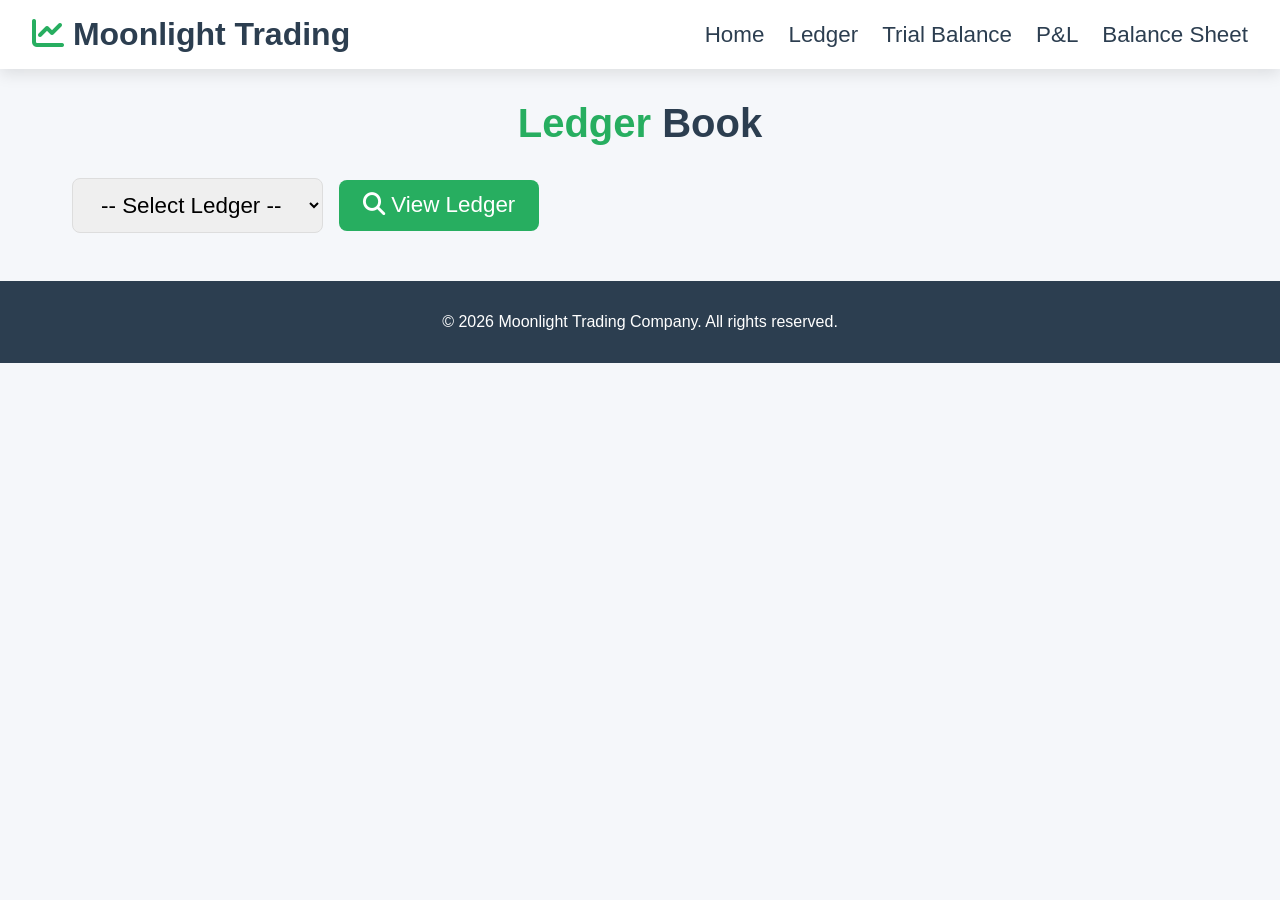
<file: html/ledger.html>
<!DOCTYPE html>
<html lang="en">
<head>
    <meta charset="UTF-8">
    <meta name="viewport" content="width=device-width, initial-scale=1.0">
    <title>Ledger - Moonlight Trading</title>
    <link rel="stylesheet" href="https://cdnjs.cloudflare.com/ajax/libs/font-awesome/6.4.0/css/all.min.css">
    <style>
        * { margin: 0; padding: 0; box-sizing: border-box; font-family: 'Segoe UI', sans-serif; }
        :root { --primary: #2c3e50; --secondary: #27ae60; --white: #fff; --dark: #2c3e50; --light: #ecf0f1; --border: 1px solid #ddd; --shadow: 0 5px 15px rgba(0,0,0,.1); }
        body { background: #f5f7fa; }
        .header { background: var(--white); box-shadow: var(--shadow); padding: 1rem 2rem; display: flex; justify-content: space-between; align-items: center; flex-wrap: wrap; }
        .logo { font-size: 2rem; font-weight: bold; color: var(--primary); text-decoration: none; }
        .logo i { color: var(--secondary); }
        .navbar ul { display: flex; list-style: none; gap: 1.5rem; flex-wrap: wrap; }
        .navbar a { text-decoration: none; color: var(--dark); font-size: 1.4rem; }
        .navbar a:hover { color: var(--secondary); }
        main { max-width: 1200px; margin: 2rem auto; padding: 0 2rem; }
        .heading { font-size: 2.5rem; text-align: center; margin-bottom: 2rem; color: var(--dark); }
        .heading span { color: var(--secondary); }
        .controls { display: flex; gap: 1rem; margin-bottom: 2rem; flex-wrap: wrap; align-items: center; }
        select, button { padding: .8rem 1.5rem; font-size: 1.4rem; border-radius: .5rem; border: var(--border); }
        button { background: var(--secondary); color: white; cursor: pointer; border: none; }
        table { width: 100%; border-collapse: collapse; background: var(--white); border-radius: 1rem; overflow: hidden; }
        th, td { padding: 1rem; text-align: left; border-bottom: var(--border); font-size: 1.3rem; }
        th { background: var(--primary); color: white; }
        .footer { background: var(--primary); color: white; text-align: center; padding: 2rem; margin-top: 3rem; }
        @media (max-width: 600px) { th, td { font-size: 1.1rem; padding: .5rem; } }
    </style>
</head>
<body>
<header class="header">
    <a href="index.html" class="logo"><i class="fas fa-chart-line"></i> Moonlight Trading</a>
    <nav class="navbar"><ul><li><a href="index.html">Home</a></li><li><a href="ledger.html">Ledger</a></li><li><a href="trial-balance.html">Trial Balance</a></li><li><a href="profit-loss.html">P&L</a></li><li><a href="balance-sheet.html">Balance Sheet</a></li></ul></nav>
</header>
<main>
    <h1 class="heading"><span>Ledger</span> Book</h1>
    <div class="controls">
        <select id="ledger-select"><option value="">-- Select Ledger --</option></select>
        <button onclick="loadLedger()"><i class="fas fa-search"></i> View Ledger</button>
    </div>
    <div id="ledger-result"></div>
</main>
<footer class="footer"><div>&copy; 2026 Moonlight Trading Company. All rights reserved.</div></footer>
<script>
let transactions = JSON.parse(localStorage.getItem('transactions') || '[]');
let ledgers = [...new Set(transactions.map(t => t.ledger))];
let sel = document.getElementById('ledger-select');
ledgers.forEach(l => { let opt = document.createElement('option'); opt.value = l; opt.textContent = l; sel.appendChild(opt); });
function loadLedger() {
    let ledger = sel.value;
    if (!ledger) { alert('Please select a ledger'); return; }
    let filtered = transactions.filter(t => t.ledger === ledger);
    let balance = 0;
    let html = `<table><thead><tr><th>Date</th><th>Type</th><th>Debit</th><th>Credit</th><th>Balance</th><th>Narration</th></tr></thead><tbody>`;
    filtered.forEach(t => {
        balance += (t.debit || 0) - (t.credit || 0);
        html += `<tr><td>${t.date}</td><td>${t.type}</td><td>${t.debit ? t.debit.toFixed(2) : '-'}</td><td>${t.credit ? t.credit.toFixed(2) : '-'}</td><td>${balance.toFixed(2)}</td><td>${t.narration || '-'}</td></tr>`;
    });
    html += `<tr style="background:#f0f0f0;font-weight:bold"><td colspan="4">Net Balance</td><td colspan="2">${balance.toFixed(2)}</td></tr>`;
    html += `</tbody></table>`;
    document.getElementById('ledger-result').innerHTML = html;
}
</script>
</body>
</html>
</file>
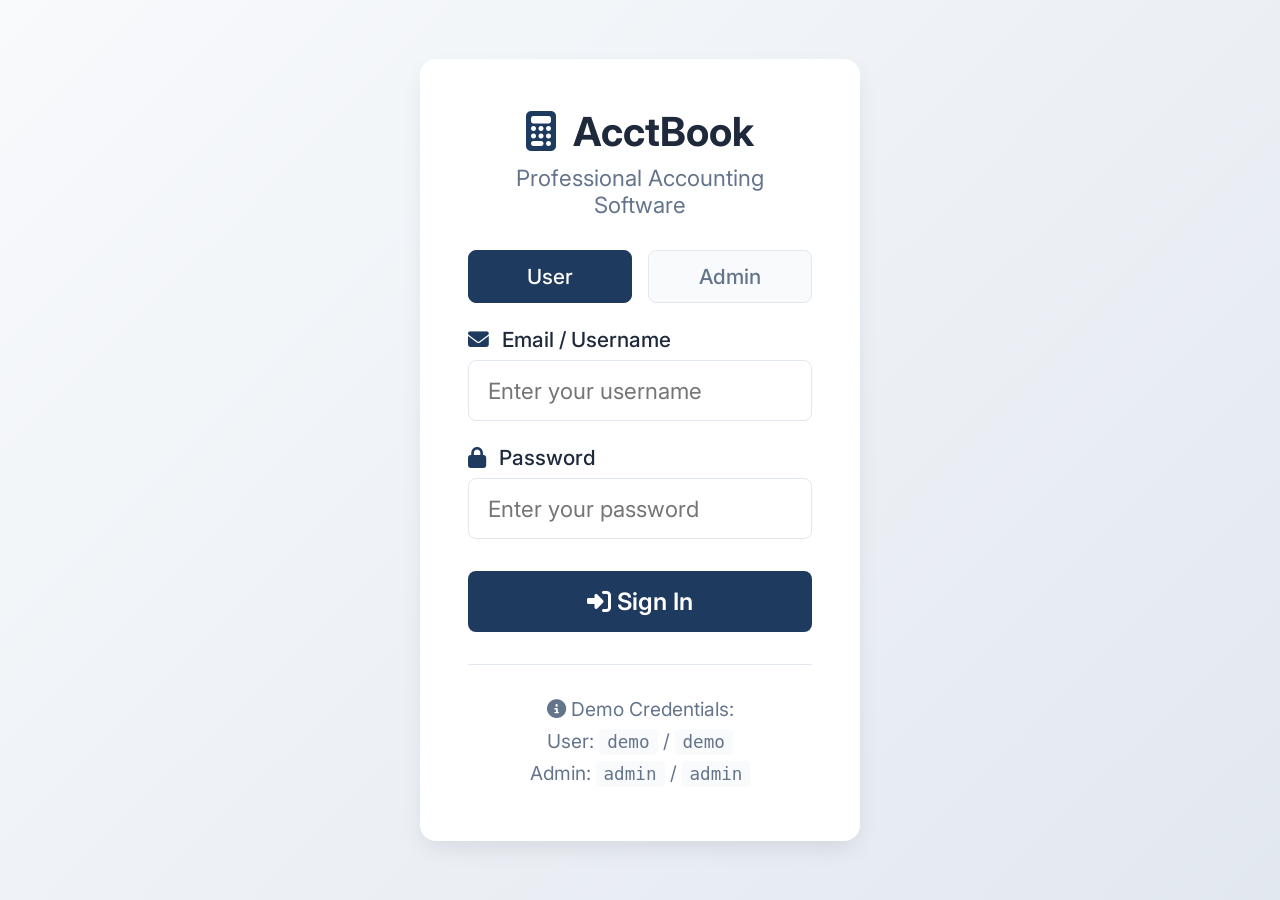
<file: html/sign-in.html>
<!DOCTYPE html>
<html lang="en">
<head>
    <meta charset="UTF-8">
    <meta name="viewport" content="width=device-width, initial-scale=1.0">
    <title>Sign In - AcctBook</title>
    
    <!-- Font Awesome CDN -->
    <link rel="stylesheet" href="https://cdnjs.cloudflare.com/ajax/libs/font-awesome/6.4.0/css/all.min.css">
    
    <!-- Google Fonts -->
    <link href="https://fonts.googleapis.com/css2?family=Inter:opsz,wght@14..32,300;14..32,400;14..32,500;14..32,600;14..32,700&display=swap" rel="stylesheet">
    
    <style>
        :root {
            --main-color: #1e3a5f;
            --secondary-color: #2c7a4d;
            --white: #ffffff;
            --black: #1e293b;
            --light-color: #64748b;
            --bg-color: #f8fafc;
            --border: 1px solid #e2e8f0;
            --box-shadow: 0 10px 25px -5px rgba(0, 0, 0, 0.1);
            --radius-lg: 1rem;
        }

        * {
            margin: 0;
            padding: 0;
            box-sizing: border-box;
            font-family: 'Inter', sans-serif;
        }

        body {
            min-height: 100vh;
            background: linear-gradient(135deg, #f8fafc 0%, #e2e8f0 100%);
            display: flex;
            align-items: center;
            justify-content: center;
            padding: 2rem;
        }

        .login-container {
            width: 100%;
            max-width: 440px;
        }

        .login-card {
            background: var(--white);
            border-radius: var(--radius-lg);
            box-shadow: var(--box-shadow);
            padding: 3rem;
            text-align: center;
        }

        .logo {
            font-size: 2.5rem;
            font-weight: 700;
            color: var(--black);
            margin-bottom: 0.5rem;
        }

        .logo i {
            color: var(--main-color);
            margin-right: 0.5rem;
        }

        .tagline {
            font-size: 1.4rem;
            color: var(--light-color);
            margin-bottom: 2rem;
        }

        .input-group {
            margin-bottom: 1.5rem;
            text-align: left;
        }

        .input-group label {
            display: block;
            font-size: 1.3rem;
            font-weight: 500;
            color: var(--black);
            margin-bottom: 0.5rem;
        }

        .input-group label i {
            color: var(--main-color);
            margin-right: 0.5rem;
        }

        .input-group input {
            width: 100%;
            padding: 1rem 1.2rem;
            font-size: 1.4rem;
            border: var(--border);
            border-radius: 0.5rem;
            background: var(--white);
            transition: all 0.2s;
        }

        .input-group input:focus {
            border-color: var(--main-color);
            box-shadow: 0 0 0 3px rgba(30, 58, 95, 0.1);
            outline: none;
        }

        .login-btn {
            width: 100%;
            padding: 1rem;
            background: var(--main-color);
            color: var(--white);
            border: none;
            border-radius: 0.5rem;
            font-size: 1.5rem;
            font-weight: 600;
            cursor: pointer;
            margin-top: 0.5rem;
            transition: all 0.2s;
        }

        .login-btn:hover {
            background: #0f2b44;
            transform: translateY(-2px);
        }

        .user-type {
            display: flex;
            gap: 1rem;
            margin: 1.5rem 0;
        }

        .user-type-btn {
            flex: 1;
            padding: 0.8rem;
            background: var(--bg-color);
            border: var(--border);
            border-radius: 0.5rem;
            font-size: 1.3rem;
            font-weight: 500;
            color: var(--light-color);
            cursor: pointer;
            transition: all 0.2s;
        }

        .user-type-btn.active {
            background: var(--main-color);
            border-color: var(--main-color);
            color: var(--white);
        }

        .user-type-btn:hover:not(.active) {
            background: #e2e8f0;
        }

        .demo-info {
            margin-top: 2rem;
            padding-top: 1.5rem;
            border-top: var(--border);
            font-size: 1.2rem;
            color: var(--light-color);
        }

        .demo-info p {
            margin: 0.5rem 0;
        }

        .demo-info code {
            background: var(--bg-color);
            padding: 0.2rem 0.5rem;
            border-radius: 0.3rem;
            font-family: monospace;
            font-size: 1.1rem;
        }
    </style>
</head>
<body>
    <div class="login-container">
        <div class="login-card">
            <div class="logo">
                <i class="fas fa-calculator"></i> AcctBook
            </div>
            <div class="tagline">Professional Accounting Software</div>

            <div class="user-type">
                <button class="user-type-btn active" onclick="setUserType('user')">User</button>
                <button class="user-type-btn" onclick="setUserType('admin')">Admin</button>
            </div>

            <form id="loginForm" onsubmit="return handleLogin(event)">
                <div class="input-group">
                    <label><i class="fas fa-envelope"></i> Email / Username</label>
                    <input type="text" id="username" placeholder="Enter your username" autocomplete="off">
                </div>
                <div class="input-group">
                    <label><i class="fas fa-lock"></i> Password</label>
                    <input type="password" id="password" placeholder="Enter your password">
                </div>
                <button type="submit" class="login-btn"><i class="fas fa-sign-in-alt"></i> Sign In</button>
            </form>

            <div class="demo-info">
                <p><i class="fas fa-info-circle"></i> Demo Credentials:</p>
                <p>User: <code>demo</code> / <code>demo</code></p>
                <p>Admin: <code>admin</code> / <code>admin</code></p>
            </div>
        </div>
    </div>

    <script>
        let userType = 'user';

        function setUserType(type) {
            userType = type;
            document.querySelectorAll('.user-type-btn').forEach(btn => {
                btn.classList.remove('active');
            });
            event.target.classList.add('active');
        }

        function handleLogin(event) {
            event.preventDefault();
            
            const username = document.getElementById('username').value.trim();
            const password = document.getElementById('password').value.trim();

            // Demo authentication
            if (userType === 'user' && username === 'demo' && password === 'demo') {
                localStorage.setItem('loggedInUser', JSON.stringify({
                    username: username,
                    type: 'user',
                    name: 'Demo User'
                }));
                window.location.href = 'index.html';
                return false;
            } 
            else if (userType === 'admin' && username === 'admin' && password === 'admin') {
                localStorage.setItem('loggedInUser', JSON.stringify({
                    username: username,
                    type: 'admin',
                    name: 'Administrator'
                }));
                window.location.href = 'index.html';
                return false;
            }
            else {
                alert('Invalid credentials. Use demo/demo or admin/admin');
                return false;
            }
        }

        // Check if already logged in
        const loggedInUser = localStorage.getItem('loggedInUser');
        if (loggedInUser && window.location.pathname !== '/sign-in.html') {
            // Already logged in, redirect to home if on sign-in page
            if (window.location.pathname.includes('sign-in.html')) {
                window.location.href = 'index.html';
            }
        }
    </script>
    <!-- Dark Mode Initialization -->
<script>
    // Initialize dark mode when page loads
    document.addEventListener('DOMContentLoaded', function() {
        // Initialize dark mode if function exists
        if (typeof initDarkMode === 'function') {
            initDarkMode();
        }
        
        // Setup dark mode toggle button
        const toggleBtn = document.getElementById('darkModeToggle');
        if (toggleBtn) {
            toggleBtn.addEventListener('click', function() {
                if (typeof toggleDarkMode === 'function') {
                    toggleDarkMode();
                }
            });
        }
        
        // Setup dark mode settings button
        const settingsBtn = document.getElementById('darkModeSettingsBtn');
        if (settingsBtn && typeof showDarkModeSettings === 'function') {
            settingsBtn.addEventListener('click', function() {
                showDarkModeSettings();
            });
        }
        
        // Setup keyboard shortcut
        if (typeof setupDarkModeKeyboardShortcut === 'function') {
            setupDarkModeKeyboardShortcut();
        }
    });
</script>
</body>
</html>
</file>
